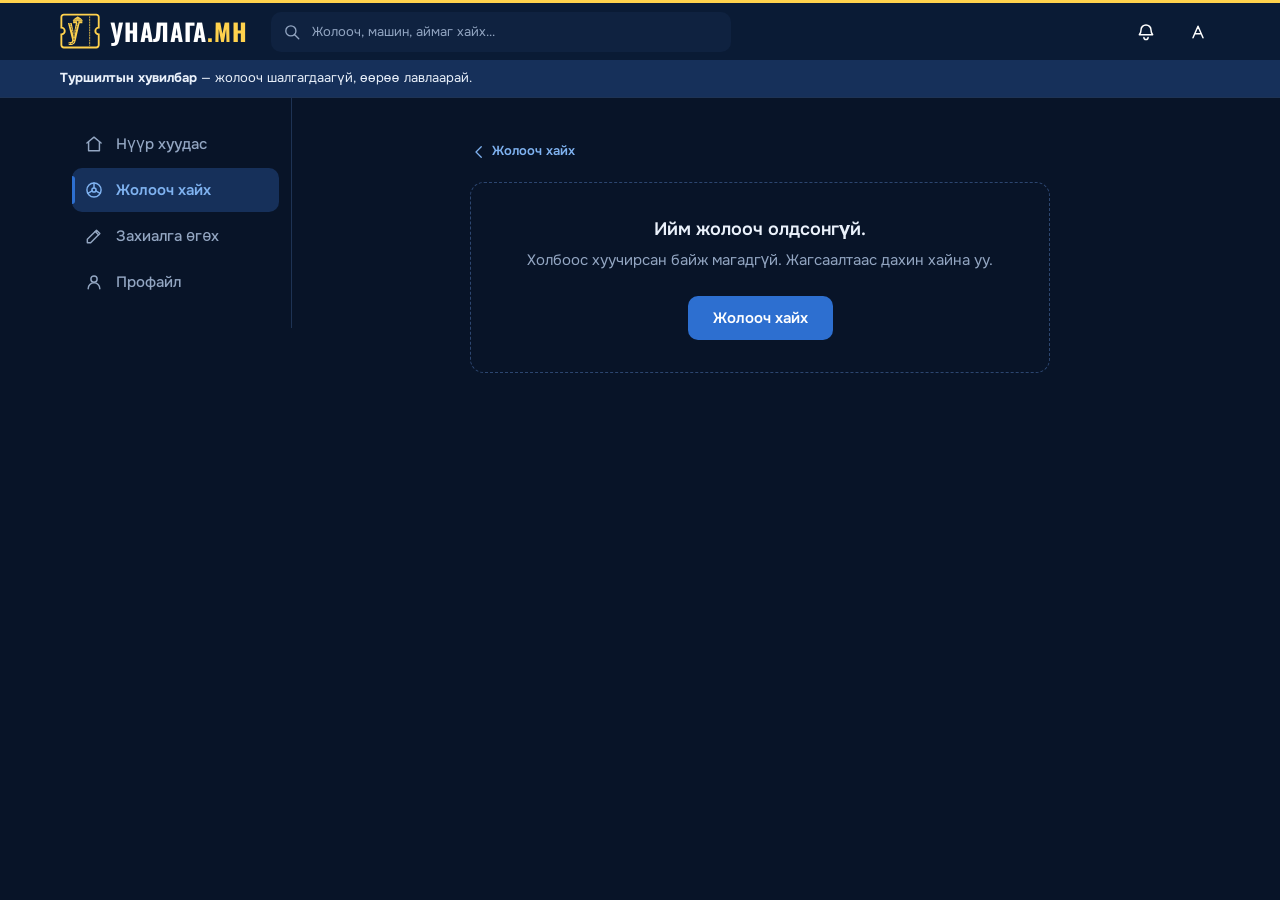
<file: driver.html>
<!DOCTYPE html>
<html lang="mn">
<head>
  <meta charset="UTF-8">
  <meta name="viewport" content="width=device-width, initial-scale=1">
  <meta name="theme-color" content="#0B2545">
  <script>
  /* Өнгөний горим (DESIGN §2). CSS-ээс өмнө ажиллана — анивчилт гарахгүй.
     5 хуудсанд ижил — нэгийг засвал бүгдийг зас. */
  (function () {
    const KEY = 'unalaga_theme', root = document.documentElement;
    let mem = null;
    function pref() {
      let v = mem;
      if (!v) { try { v = localStorage.getItem(KEY); } catch (e) { v = null; } }
      return v === 'day' || v === 'night' ? v : 'auto';
    }
    /* Улаанбаатар 47.92°N, 106.92°E, UTC+8 (NOAA хялбарчилсан, ±15 мин).
       Төхөөрөмжийн цагийн бүсээс үл хамаарна. Нар жаргаснаас 20 мин хойш шөнө. */
    function sunNight() {
      const ub = new Date(Date.now() + 288e5), r = Math.PI / 180, lat = 47.92 * r;
      const n = Math.floor((Date.UTC(ub.getUTCFullYear(), ub.getUTCMonth(), ub.getUTCDate()) - Date.UTC(ub.getUTCFullYear(), 0, 0)) / 864e5);
      const g = 2 * Math.PI / 365 * (n - 1);
      const d = 0.006918 - 0.399912 * Math.cos(g) + 0.070257 * Math.sin(g) - 0.006758 * Math.cos(2 * g)
            + 0.000907 * Math.sin(2 * g) - 0.002697 * Math.cos(3 * g) + 0.00148 * Math.sin(3 * g);
      const eq = 229.18 * (0.000075 + 0.001868 * Math.cos(g) - 0.032077 * Math.sin(g)
             - 0.014615 * Math.cos(2 * g) - 0.040849 * Math.sin(2 * g));
      const c = (Math.cos(90.833 * r) - Math.sin(lat) * Math.sin(d)) / (Math.cos(lat) * Math.cos(d));
      const ha = Math.acos(Math.max(-1, Math.min(1, c))) / r;
      const rise = 720 - 4 * (106.92 + ha) - eq + 480;
      const set = 720 - 4 * (106.92 - ha) - eq + 480;
      const now = ub.getUTCHours() * 60 + ub.getUTCMinutes();
      return now < rise || now >= set + 20;
    }
    function apply() {
      const p = pref();
      let t;
      try { t = p === 'auto' ? (sunNight() ? 'night' : 'day') : p; } catch (e) { t = 'day'; }
      root.setAttribute('data-theme', t);
      root.setAttribute('data-theme-pref', p);
      const m = document.querySelector('meta[name="theme-color"]');
      if (m) m.setAttribute('content', t === 'night' ? '#0A1B35' : '#0B2545');
    }
    window.unalagaTheme = {
      pref: pref, apply: apply,
      set: function (v) { mem = v; try { localStorage.setItem(KEY, v); } catch (e) {} apply(); }
    };
    apply();
    setInterval(apply, 600000);
    window.addEventListener('storage', function (e) { if (e.key === KEY) { mem = null; apply(); } });
  })();
  </script>
  <title>Жолооч — Уналага.мн</title>
  <meta name="description" content="Жолоочийн машин, байнга явдаг чиглэл, идэвхтэй зар, зорчигчдын сэтгэгдэл.">
  <!-- Туршилтын хувилбар — хайлтад орохгүй. Фаз 3 (backend) хүртэл, тэр үед авна. -->
  <meta name="robots" content="noindex">

  <!-- Facebook, Messenger-ээр хуваалцахад гарах preview. JS ажиллуулдаггүй
       тул статик утга. Зураг: hero-гийн шөнийн дүр зураг + лого, 1200×630 (og-image.jpg;
       эх: design-studio/jobs/2026-10-11_Unalaga_logo/site-og.mjs). Зураг солибол ?v=-г нэмэгдүүл (FB кэш). -->
  <meta property="og:type" content="website">
  <meta property="og:site_name" content="Уналага.мн">
  <meta property="og:locale" content="mn_MN">
  <meta property="og:title" content="Жолооч — Уналага.мн">
  <meta property="og:description" content="Жолоочийн машин, байнга явдаг чиглэл, идэвхтэй зар, зорчигчдын сэтгэгдэл.">
  <meta property="og:url" content="https://ghostshdee.github.io/unalaga/driver.html">
  <meta property="og:image" content="https://ghostshdee.github.io/unalaga/og-image.jpg?v=2">
  <meta property="og:image:width" content="1200">
  <meta property="og:image:height" content="630">
  <meta property="og:image:alt" content="Уналага.мн лого, «Хаашаа явах вэ?» — шөнийн тал нутаг, алтан зураастай зам">
  <meta name="twitter:card" content="summary_large_image">

  <!-- Дүрс — лого (DESIGN §15). 16px-д тасархай зураасгүй хувилбар. Жижиг файл (≤4 KB),
       хуудсыг хүлээлгэдэггүй, нэг татаад бүх хуудсанд кэшээс. -->
  <link rel="icon" type="image/png" sizes="32x32" href="favicon-32.png">
  <link rel="icon" type="image/png" sizes="16x16" href="favicon-16.png">
  <link rel="apple-touch-icon" href="apple-touch-icon.png">

  <!-- Фонт: Oswald (лого, чиглэлийн нэр, үнэ — замын тэмдгийн condensed),
       Onest (бусад бүх текст — кирилл сайн уншигдана) -->
  <link rel="preconnect" href="https://fonts.googleapis.com">
  <link rel="preconnect" href="https://fonts.gstatic.com" crossorigin>
  <link href="https://fonts.googleapis.com/css2?family=Oswald:wght@400;500;600;700&family=Onest:wght@400;500;600;700;800&display=swap" rel="stylesheet">

  <link rel="stylesheet" href="style.css">
</head>
<body>

  <!-- ═══════════════ HEADER ═══════════════ -->
  <header class="header">
    <!-- Лого (DESIGN §15): тэмдэг нь marks3.js-ээс (site-mark.mjs), өнгө нь CSS-ээс -->
    <a class="logo" href="./"><svg class="logo-mark" viewBox="0 0 100 100" aria-hidden="true" focusable="false"><path fill="none" stroke="currentColor" stroke-width="4.6" d="M9.4 9 h81.2 a6 6 0 0 1 6 6 v26.5 a8.5 8.5 0 0 0 0 17 v26.5 a6 6 0 0 1 -6 6 h-81.2 a6 6 0 0 1 -6 -6 v-26.5 a8.5 8.5 0 0 0 0 -17 v-26.5 a6 6 0 0 1 6 -6z"/><path d="M74 14.5 V85.5" stroke="currentColor" stroke-width="2" stroke-dasharray="3 3.4" stroke-linecap="round"/><path transform="matrix(0.056 0 0 -0.056 18.61 75.36)" fill="currentColor" d="M53 -163V-40Q67 -41 79.5 -41.5Q92 -42 103 -42Q127 -42 146.5 -38.0Q166 -34 180.0 -25.5Q194 -17 201.5 -2.5Q209 12 209 33Q209 48 207.5 59.5Q206 71 204 82L22 810H188L258 477L291 260L315 478L374 810H542L376 65Q362 1 342.0 -43.5Q322 -88 293.0 -115.0Q264 -142 222.5 -154.0Q181 -166 122 -166Q107 -166 90.0 -165.0Q73 -164 53 -163Z"/><g transform="matrix(0.056 0 0 -0.056 18.61 75.36)" fill="none" class="cut-s" stroke-width="28.57" stroke-dasharray="60.71 60.71" stroke-linecap="round" stroke-linejoin="round"><path d="M105 795 L290 250"/><path d="M458 795 L290 250"/><path d="M290 250 L292 60 Q290 -60 230 -95 Q190 -104 120 -103 L66 -102"/></g><path fill="currentColor" d="M31.38 23.59 Q37.13 16.34 41.96 14.96 H46.56 Q51.39 16.34 57.14 23.59 Z"/><rect x="42.76" y="13.70" width="2.99" height="1.50" rx="0.46" fill="currentColor"/><path d="M36.67 21.17 Q44.26 18.87 51.85 21.17" fill="none" class="cut-s" stroke-width="0.74" stroke-linecap="round" opacity=".85"/><rect x="32.76" y="23.24" width="23.00" height="7.36" rx="0.34" fill="currentColor"/><path d="M33.91 26.33 H41.73 M46.79 26.33 H54.61" class="cut-s" stroke-width="0.69" stroke-linecap="round" opacity=".7"/><rect x="42.76" y="24.86" width="2.99" height="5.74" rx="0.34" class="cut-f"/></svg><span class="logo-word">УНАЛАГА<span class="logo-tld">.МН</span></span></a>

    <!-- Хайлт — компьютерт header дотор, мобайлд дэлгэц дүүрэн (DESIGN §8).
         .search-panel нь зөвхөн мобайлын дэлгэц дүүрэн үед харагдана. -->
    <form class="search" id="searchForm" role="search" action="#">
      <div class="search-field">
        <svg class="ic" viewBox="0 0 24 24" aria-hidden="true"><circle cx="10.5" cy="10.5" r="6.75"/><path d="m21 21-5.4-5.4"/></svg>
        <input class="search-input" id="searchInput" type="search" placeholder="Жолооч, машин, аймаг хайх..." aria-label="Хайх" autocomplete="off">
        <button class="search-close" type="button" data-close-search aria-label="Хайлт хаах">
          <svg class="ic" viewBox="0 0 24 24" aria-hidden="true"><path d="M6 6l12 12M18 6L6 18"/></svg>
        </button>
      </div>
      <div class="search-panel">
        <p class="search-label">Түгээмэл газар</p>
        <div class="search-places" id="searchPlaces"></div>
        <p class="search-count" id="searchCount" aria-live="polite"></p>
        <button class="btn btn-primary search-done" type="submit">Жолооч харах</button>
      </div>
    </form>

    <div class="header-actions">
      <button class="icon-btn search-open" type="button" aria-label="Хайх" data-open-search>
        <svg class="ic" viewBox="0 0 24 24" aria-hidden="true"><circle cx="10.5" cy="10.5" r="6.75"/><path d="m21 21-5.4-5.4"/></svg>
      </button>
      <button class="icon-btn" type="button" aria-label="Мэдэгдэл" aria-expanded="false" aria-controls="notifPanel" data-notif>
        <svg class="ic" viewBox="0 0 24 24" aria-hidden="true"><path d="M6 9.5a6 6 0 0 1 12 0c0 3.6 1.4 5 2 5.75H4c.6-.75 2-2.15 2-5.75Z"/><path d="M9.5 18.5a2.5 2.5 0 0 0 5 0"/></svg>
      </button>
      <button class="icon-btn theme-btn" type="button" aria-label="Өнгө: автомат" data-theme-toggle>
        <svg class="ic ic-auto" viewBox="0 0 24 24" aria-hidden="true"><path d="M6 19 12 5l6 14M8.6 14h6.8"/></svg>
        <svg class="ic ic-sun" viewBox="0 0 24 24" aria-hidden="true"><circle cx="12" cy="12" r="4"/><path d="M12 3v2M12 19v2M3 12h2M19 12h2M5.6 5.6 7 7M17 17l1.4 1.4M18.4 5.6 17 7M7 17l-1.4 1.4"/></svg>
        <svg class="ic ic-moon" viewBox="0 0 24 24" aria-hidden="true"><path d="M20 14.5A8 8 0 0 1 9.5 4 8 8 0 1 0 20 14.5Z"/></svg>
      </button>
    </div>
  </header>

  <p class="demo-banner"><strong>Туршилтын хувилбар</strong> — жолооч шалгагдаагүй, өөрөө лавлаарай.</p>

  <div class="layout">

    <!-- ═══════════════ SIDEBAR (6 цэс) ═══════════════ -->
    <aside class="sidebar">
      <nav aria-label="Үндсэн цэс">
        <ul class="nav">
          <li><a class="nav-link" href="./"><svg class="ic" viewBox="0 0 24 24" aria-hidden="true"><path d="M3.5 10.8 12 3.8l8.5 7"/><path d="M5.5 9.4V20h13V9.4"/></svg>Нүүр хуудас</a></li>
          <li><a class="nav-link is-active" href="drivers.html" aria-current="page"><svg class="ic" viewBox="0 0 24 24" aria-hidden="true"><circle cx="12" cy="12" r="8.5"/><circle cx="12" cy="12" r="2.5"/><path d="M12 3.5v6M4.6 16l5.2-3M19.4 16l-5.2-3"/></svg>Жолооч хайх</a></li>
          <li><a class="nav-link" href="index.html#order"><svg class="ic" viewBox="0 0 24 24" aria-hidden="true"><path d="M4 20h4L19 9l-4-4L4 16v4Z"/><path d="m13.5 6.5 4 4"/></svg>Захиалга өгөх</a></li>
          <li><a class="nav-link" href="profile.html"><svg class="ic" viewBox="0 0 24 24" aria-hidden="true"><circle cx="12" cy="8.5" r="3.75"/><path d="M5 20a7 7 0 0 1 14 0"/></svg>Профайл</a></li>
        </ul>
      </nav>
    </aside>

    <!-- ═══════════════ MAIN — Жолоочийн хуудас ═══════════════
         driver.html?id=... — агуулгыг driver.js DRIVERS-ээс зурна.
         Гарчиг (title) нь жолоочийн нэрээр солигдоно. -->
    <main class="main">

      <a class="back-link" href="drivers.html">
        <svg class="ic" viewBox="0 0 24 24" aria-hidden="true"><path d="M15 5 8 12l7 7"/></svg>Жолооч хайх
      </a>

      <!-- Ачаалж байх skeleton — driver.js зурж дуусахад арилгана (aria-busy) -->
      <div class="profile" id="driverProfile" aria-busy="true">
        <div class="driver-skeleton" aria-hidden="true">
          <div class="driver-skeleton-head"><span class="skel skel-avatar"></span><div class="driver-skeleton-main"><span class="skel skel-name"></span><span class="skel skel-line skel-line-short"></span></div></div>
          <span class="skel skel-line"></span>
          <span class="skel skel-btn"></span>
        </div>
      </div>
    </main>
  </div>

  <!-- ═══════════════ ДООД ЦЭС — зөвхөн мобайлд (DESIGN §8) ═══════════════
       640px-ээс доош sidebar-ын оронд. «Хайх» нь дэлгэц дүүрэн хайлт,
       «Захиалга» нь modal нээнэ. Бусад нь sidebar-тай адил одоохондоо ажиллахгүй. -->
  <nav class="bottom-nav" aria-label="Доод цэс">
    <a class="bnav-link" href="./"><svg class="ic" viewBox="0 0 24 24" aria-hidden="true"><path d="M3.5 10.8 12 3.8l8.5 7"/><path d="M5.5 9.4V20h13V9.4"/></svg>Нүүр</a>
    <button class="bnav-link" type="button" data-open-search><svg class="ic" viewBox="0 0 24 24" aria-hidden="true"><circle cx="10.5" cy="10.5" r="6.75"/><path d="m21 21-5.4-5.4"/></svg>Хайх</button>
    <a class="bnav-link bnav-order" href="index.html#order"><svg class="ic" viewBox="0 0 24 24" aria-hidden="true"><path d="M12 5v14M5 12h14"/></svg>Захиалга</a>
    <a class="bnav-link" href="profile.html"><svg class="ic" viewBox="0 0 24 24" aria-hidden="true"><circle cx="12" cy="8.5" r="3.75"/><path d="M5 20a7 7 0 0 1 14 0"/></svg>Профайл</a>
  </nav>


  <script src="app.js" defer></script>
  <script src="drivers.js" defer></script>
  <script src="driver.js" defer></script>
</body>
</html>
</file>
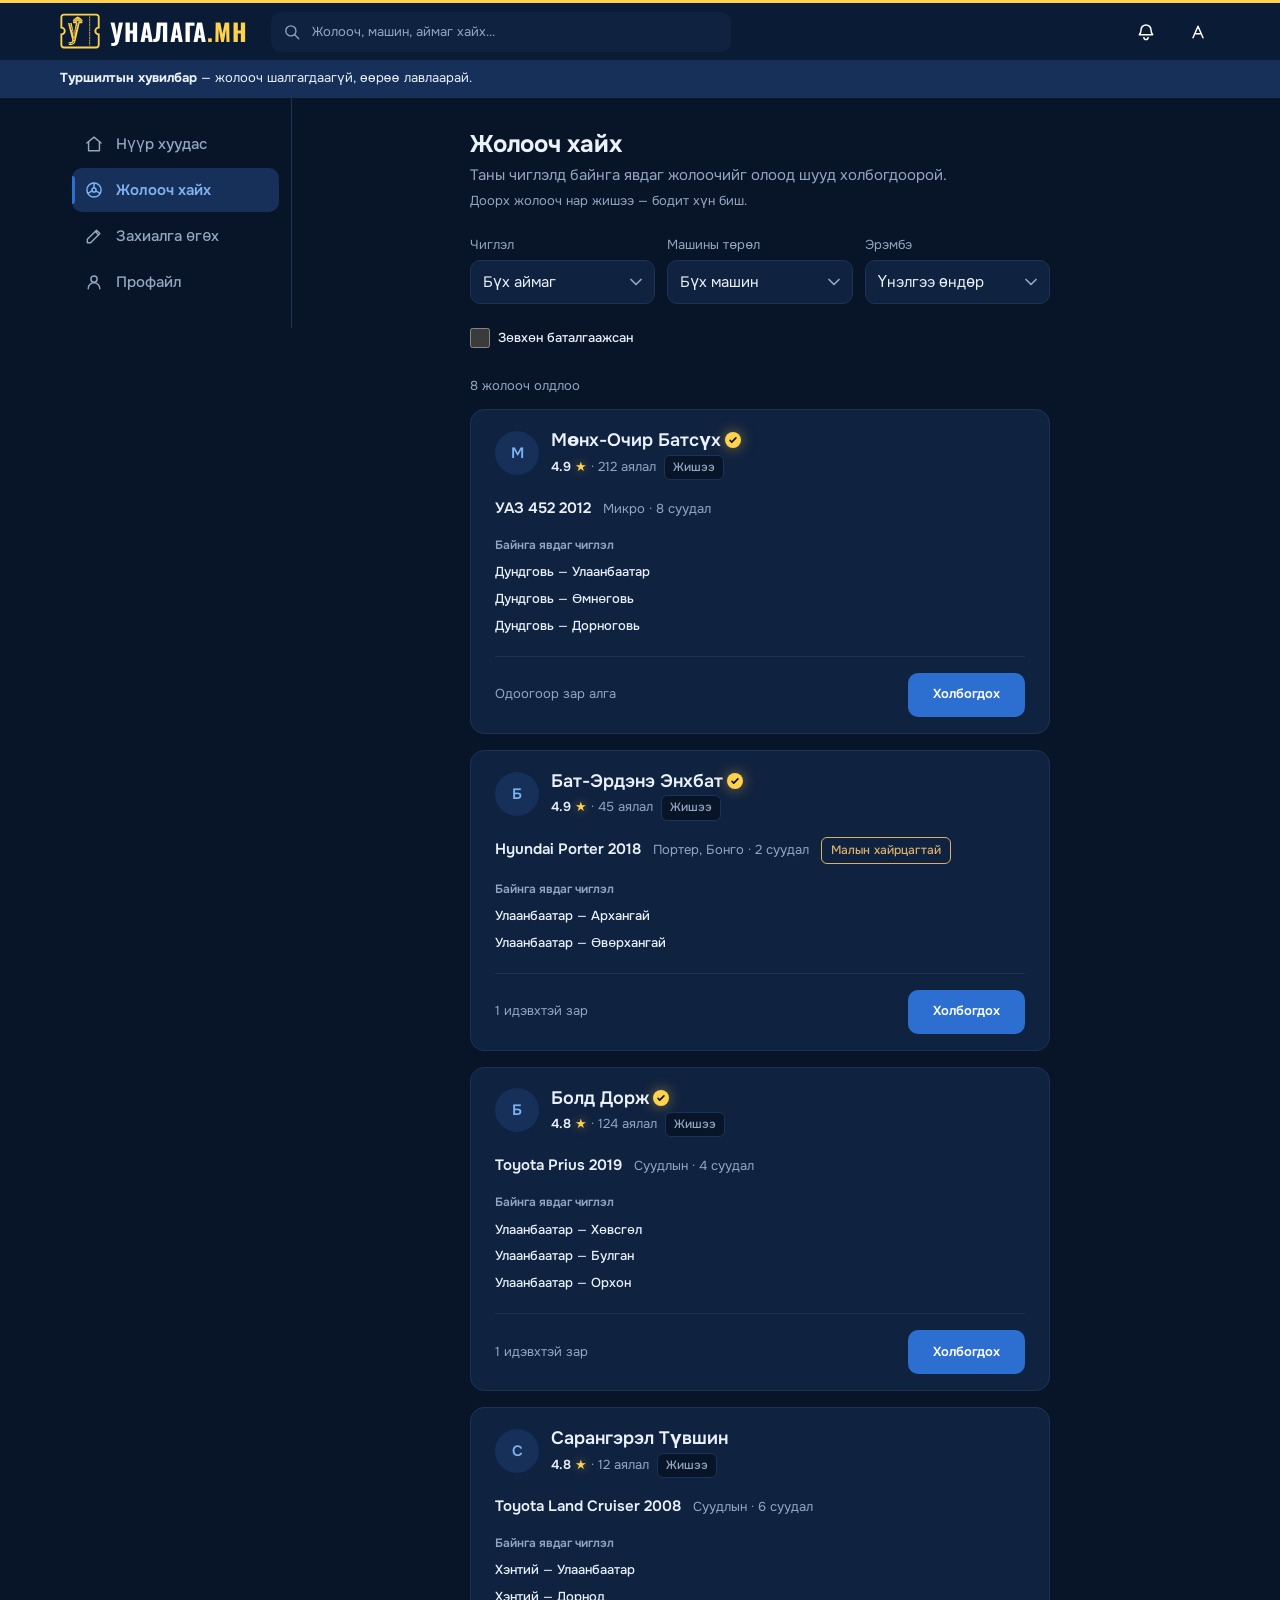
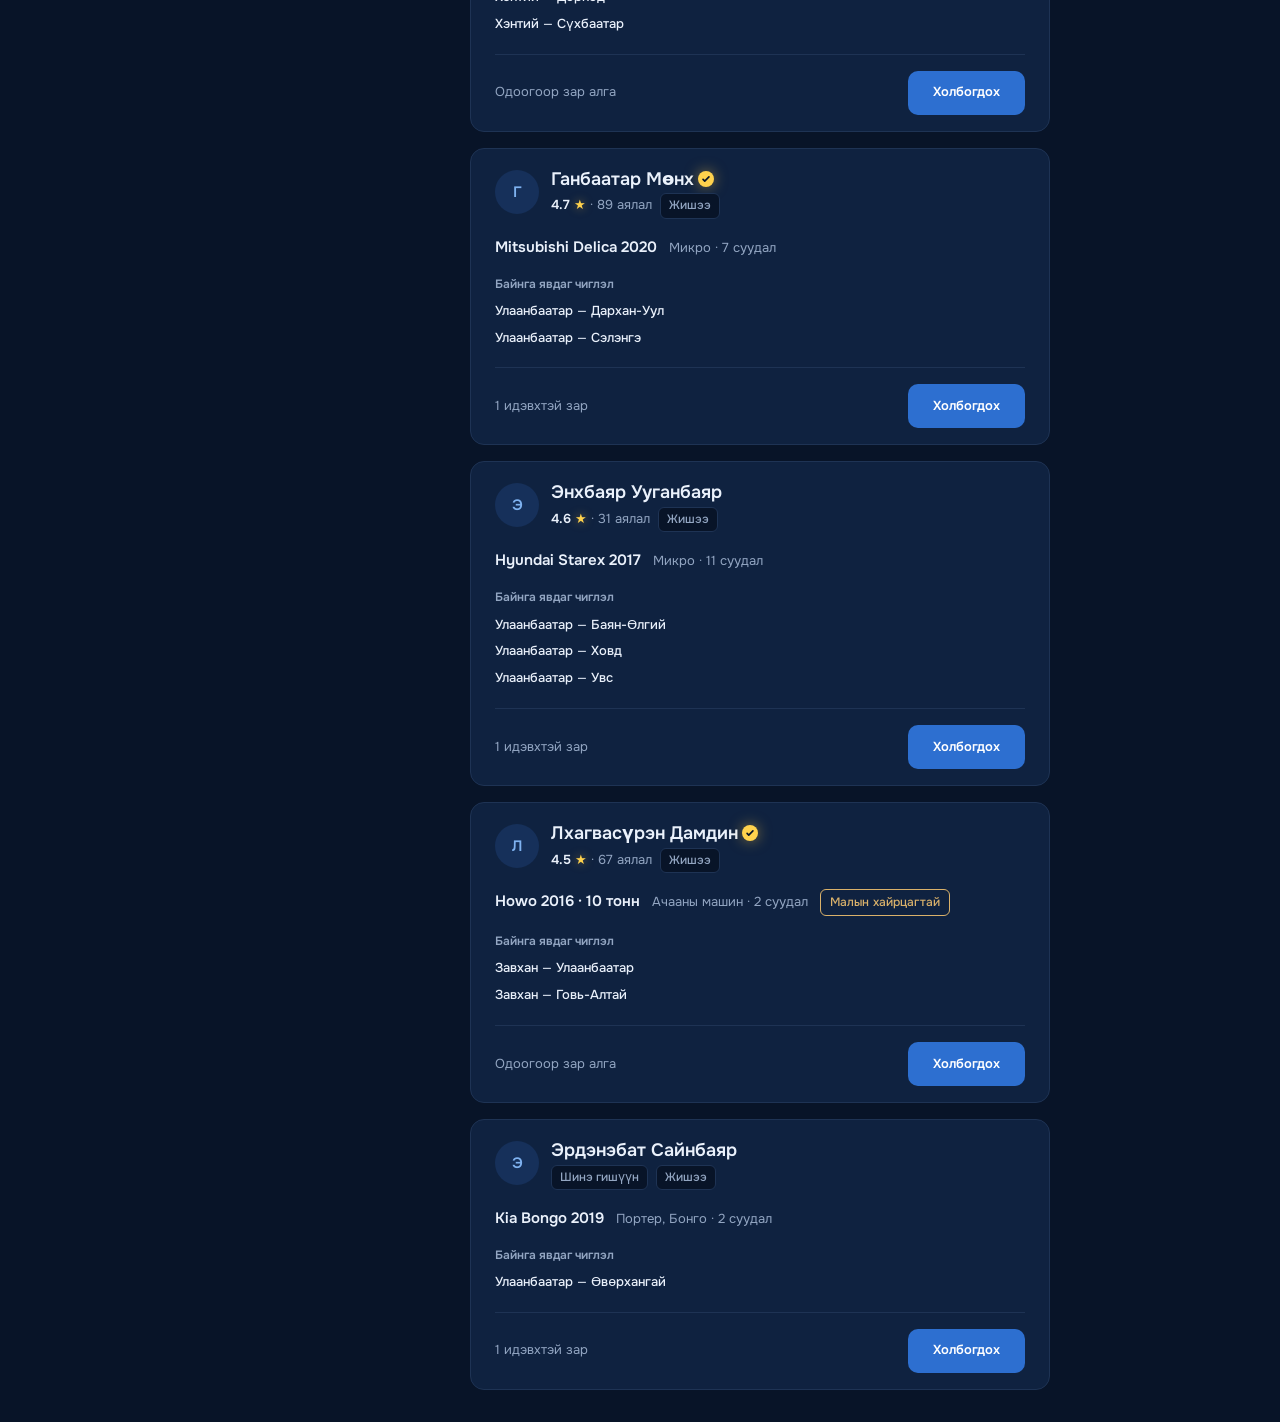
<file: drivers.html>
<!DOCTYPE html>
<html lang="mn">
<head>
  <meta charset="UTF-8">
  <meta name="viewport" content="width=device-width, initial-scale=1">
  <meta name="theme-color" content="#0B2545">
  <script>
  /* Өнгөний горим (DESIGN §2). CSS-ээс өмнө ажиллана — анивчилт гарахгүй.
     5 хуудсанд ижил — нэгийг засвал бүгдийг зас. */
  (function () {
    const KEY = 'unalaga_theme', root = document.documentElement;
    let mem = null;
    function pref() {
      let v = mem;
      if (!v) { try { v = localStorage.getItem(KEY); } catch (e) { v = null; } }
      return v === 'day' || v === 'night' ? v : 'auto';
    }
    /* Улаанбаатар 47.92°N, 106.92°E, UTC+8 (NOAA хялбарчилсан, ±15 мин).
       Төхөөрөмжийн цагийн бүсээс үл хамаарна. Нар жаргаснаас 20 мин хойш шөнө. */
    function sunNight() {
      const ub = new Date(Date.now() + 288e5), r = Math.PI / 180, lat = 47.92 * r;
      const n = Math.floor((Date.UTC(ub.getUTCFullYear(), ub.getUTCMonth(), ub.getUTCDate()) - Date.UTC(ub.getUTCFullYear(), 0, 0)) / 864e5);
      const g = 2 * Math.PI / 365 * (n - 1);
      const d = 0.006918 - 0.399912 * Math.cos(g) + 0.070257 * Math.sin(g) - 0.006758 * Math.cos(2 * g)
            + 0.000907 * Math.sin(2 * g) - 0.002697 * Math.cos(3 * g) + 0.00148 * Math.sin(3 * g);
      const eq = 229.18 * (0.000075 + 0.001868 * Math.cos(g) - 0.032077 * Math.sin(g)
             - 0.014615 * Math.cos(2 * g) - 0.040849 * Math.sin(2 * g));
      const c = (Math.cos(90.833 * r) - Math.sin(lat) * Math.sin(d)) / (Math.cos(lat) * Math.cos(d));
      const ha = Math.acos(Math.max(-1, Math.min(1, c))) / r;
      const rise = 720 - 4 * (106.92 + ha) - eq + 480;
      const set = 720 - 4 * (106.92 - ha) - eq + 480;
      const now = ub.getUTCHours() * 60 + ub.getUTCMinutes();
      return now < rise || now >= set + 20;
    }
    function apply() {
      const p = pref();
      let t;
      try { t = p === 'auto' ? (sunNight() ? 'night' : 'day') : p; } catch (e) { t = 'day'; }
      root.setAttribute('data-theme', t);
      root.setAttribute('data-theme-pref', p);
      const m = document.querySelector('meta[name="theme-color"]');
      if (m) m.setAttribute('content', t === 'night' ? '#0A1B35' : '#0B2545');
    }
    window.unalagaTheme = {
      pref: pref, apply: apply,
      set: function (v) { mem = v; try { localStorage.setItem(KEY, v); } catch (e) {} apply(); }
    };
    apply();
    setInterval(apply, 600000);
    window.addEventListener('storage', function (e) { if (e.key === KEY) { mem = null; apply(); } });
  })();
  </script>
  <title>Жолооч хайх — Уналага.мн</title>
  <meta name="description" content="Таны чиглэлд байнга явдаг жолоочийг аймаг, машины төрөл, үнэлгээгээр олоод шууд холбогдоорой.">
  <!-- Туршилтын хувилбар — хайлтад орохгүй. Фаз 3 (backend) хүртэл, тэр үед авна. -->
  <meta name="robots" content="noindex">

  <!-- Facebook, Messenger-ээр хуваалцахад гарах preview. JS ажиллуулдаггүй
       тул статик утга. Зураг: hero-гийн шөнийн дүр зураг + лого, 1200×630 (og-image.jpg;
       эх: design-studio/jobs/2026-10-11_Unalaga_logo/site-og.mjs). Зураг солибол ?v=-г нэмэгдүүл (FB кэш). -->
  <meta property="og:type" content="website">
  <meta property="og:site_name" content="Уналага.мн">
  <meta property="og:locale" content="mn_MN">
  <meta property="og:title" content="Жолооч хайх — Уналага.мн">
  <meta property="og:description" content="Таны чиглэлд байнга явдаг жолоочийг аймаг, машины төрөл, үнэлгээгээр олоод шууд холбогдоорой.">
  <meta property="og:url" content="https://ghostshdee.github.io/unalaga/drivers.html">
  <meta property="og:image" content="https://ghostshdee.github.io/unalaga/og-image.jpg?v=2">
  <meta property="og:image:width" content="1200">
  <meta property="og:image:height" content="630">
  <meta property="og:image:alt" content="Уналага.мн лого, «Хаашаа явах вэ?» — шөнийн тал нутаг, алтан зураастай зам">
  <meta name="twitter:card" content="summary_large_image">

  <!-- Дүрс — лого (DESIGN §15). 16px-д тасархай зураасгүй хувилбар. Жижиг файл (≤4 KB),
       хуудсыг хүлээлгэдэггүй, нэг татаад бүх хуудсанд кэшээс. -->
  <link rel="icon" type="image/png" sizes="32x32" href="favicon-32.png">
  <link rel="icon" type="image/png" sizes="16x16" href="favicon-16.png">
  <link rel="apple-touch-icon" href="apple-touch-icon.png">

  <!-- Фонт: Oswald (лого, чиглэлийн нэр, үнэ — замын тэмдгийн condensed),
       Onest (бусад бүх текст — кирилл сайн уншигдана) -->
  <link rel="preconnect" href="https://fonts.googleapis.com">
  <link rel="preconnect" href="https://fonts.gstatic.com" crossorigin>
  <link href="https://fonts.googleapis.com/css2?family=Oswald:wght@400;500;600;700&family=Onest:wght@400;500;600;700;800&display=swap" rel="stylesheet">

  <link rel="stylesheet" href="style.css">
</head>
<body>

  <!-- ═══════════════ HEADER ═══════════════ -->
  <header class="header">
    <!-- Лого (DESIGN §15): тэмдэг нь marks3.js-ээс (site-mark.mjs), өнгө нь CSS-ээс -->
    <a class="logo" href="./"><svg class="logo-mark" viewBox="0 0 100 100" aria-hidden="true" focusable="false"><path fill="none" stroke="currentColor" stroke-width="4.6" d="M9.4 9 h81.2 a6 6 0 0 1 6 6 v26.5 a8.5 8.5 0 0 0 0 17 v26.5 a6 6 0 0 1 -6 6 h-81.2 a6 6 0 0 1 -6 -6 v-26.5 a8.5 8.5 0 0 0 0 -17 v-26.5 a6 6 0 0 1 6 -6z"/><path d="M74 14.5 V85.5" stroke="currentColor" stroke-width="2" stroke-dasharray="3 3.4" stroke-linecap="round"/><path transform="matrix(0.056 0 0 -0.056 18.61 75.36)" fill="currentColor" d="M53 -163V-40Q67 -41 79.5 -41.5Q92 -42 103 -42Q127 -42 146.5 -38.0Q166 -34 180.0 -25.5Q194 -17 201.5 -2.5Q209 12 209 33Q209 48 207.5 59.5Q206 71 204 82L22 810H188L258 477L291 260L315 478L374 810H542L376 65Q362 1 342.0 -43.5Q322 -88 293.0 -115.0Q264 -142 222.5 -154.0Q181 -166 122 -166Q107 -166 90.0 -165.0Q73 -164 53 -163Z"/><g transform="matrix(0.056 0 0 -0.056 18.61 75.36)" fill="none" class="cut-s" stroke-width="28.57" stroke-dasharray="60.71 60.71" stroke-linecap="round" stroke-linejoin="round"><path d="M105 795 L290 250"/><path d="M458 795 L290 250"/><path d="M290 250 L292 60 Q290 -60 230 -95 Q190 -104 120 -103 L66 -102"/></g><path fill="currentColor" d="M31.38 23.59 Q37.13 16.34 41.96 14.96 H46.56 Q51.39 16.34 57.14 23.59 Z"/><rect x="42.76" y="13.70" width="2.99" height="1.50" rx="0.46" fill="currentColor"/><path d="M36.67 21.17 Q44.26 18.87 51.85 21.17" fill="none" class="cut-s" stroke-width="0.74" stroke-linecap="round" opacity=".85"/><rect x="32.76" y="23.24" width="23.00" height="7.36" rx="0.34" fill="currentColor"/><path d="M33.91 26.33 H41.73 M46.79 26.33 H54.61" class="cut-s" stroke-width="0.69" stroke-linecap="round" opacity=".7"/><rect x="42.76" y="24.86" width="2.99" height="5.74" rx="0.34" class="cut-f"/></svg><span class="logo-word">УНАЛАГА<span class="logo-tld">.МН</span></span></a>

    <!-- Хайлт — компьютерт header дотор, мобайлд дэлгэц дүүрэн (DESIGN §8).
         .search-panel нь зөвхөн мобайлын дэлгэц дүүрэн үед харагдана. -->
    <form class="search" id="searchForm" role="search" action="#">
      <div class="search-field">
        <svg class="ic" viewBox="0 0 24 24" aria-hidden="true"><circle cx="10.5" cy="10.5" r="6.75"/><path d="m21 21-5.4-5.4"/></svg>
        <input class="search-input" id="searchInput" type="search" placeholder="Жолооч, машин, аймаг хайх..." aria-label="Хайх" autocomplete="off">
        <button class="search-close" type="button" data-close-search aria-label="Хайлт хаах">
          <svg class="ic" viewBox="0 0 24 24" aria-hidden="true"><path d="M6 6l12 12M18 6L6 18"/></svg>
        </button>
      </div>
      <div class="search-panel">
        <p class="search-label">Түгээмэл газар</p>
        <div class="search-places" id="searchPlaces"></div>
        <p class="search-count" id="searchCount" aria-live="polite"></p>
        <button class="btn btn-primary search-done" type="submit">Жолооч харах</button>
      </div>
    </form>

    <div class="header-actions">
      <button class="icon-btn search-open" type="button" aria-label="Хайх" data-open-search>
        <svg class="ic" viewBox="0 0 24 24" aria-hidden="true"><circle cx="10.5" cy="10.5" r="6.75"/><path d="m21 21-5.4-5.4"/></svg>
      </button>
      <button class="icon-btn" type="button" aria-label="Мэдэгдэл" aria-expanded="false" aria-controls="notifPanel" data-notif>
        <svg class="ic" viewBox="0 0 24 24" aria-hidden="true"><path d="M6 9.5a6 6 0 0 1 12 0c0 3.6 1.4 5 2 5.75H4c.6-.75 2-2.15 2-5.75Z"/><path d="M9.5 18.5a2.5 2.5 0 0 0 5 0"/></svg>
      </button>
      <button class="icon-btn theme-btn" type="button" aria-label="Өнгө: автомат" data-theme-toggle>
        <svg class="ic ic-auto" viewBox="0 0 24 24" aria-hidden="true"><path d="M6 19 12 5l6 14M8.6 14h6.8"/></svg>
        <svg class="ic ic-sun" viewBox="0 0 24 24" aria-hidden="true"><circle cx="12" cy="12" r="4"/><path d="M12 3v2M12 19v2M3 12h2M19 12h2M5.6 5.6 7 7M17 17l1.4 1.4M18.4 5.6 17 7M7 17l-1.4 1.4"/></svg>
        <svg class="ic ic-moon" viewBox="0 0 24 24" aria-hidden="true"><path d="M20 14.5A8 8 0 0 1 9.5 4 8 8 0 1 0 20 14.5Z"/></svg>
      </button>
    </div>
  </header>

  <p class="demo-banner"><strong>Туршилтын хувилбар</strong> — жолооч шалгагдаагүй, өөрөө лавлаарай.</p>

  <div class="layout">

    <!-- ═══════════════ SIDEBAR (6 цэс) ═══════════════ -->
    <aside class="sidebar">
      <nav aria-label="Үндсэн цэс">
        <ul class="nav">
          <li><a class="nav-link" href="./"><svg class="ic" viewBox="0 0 24 24" aria-hidden="true"><path d="M3.5 10.8 12 3.8l8.5 7"/><path d="M5.5 9.4V20h13V9.4"/></svg>Нүүр хуудас</a></li>
          <li><a class="nav-link is-active" href="drivers.html" aria-current="page"><svg class="ic" viewBox="0 0 24 24" aria-hidden="true"><circle cx="12" cy="12" r="8.5"/><circle cx="12" cy="12" r="2.5"/><path d="M12 3.5v6M4.6 16l5.2-3M19.4 16l-5.2-3"/></svg>Жолооч хайх</a></li>
          <li><a class="nav-link" href="index.html#order"><svg class="ic" viewBox="0 0 24 24" aria-hidden="true"><path d="M4 20h4L19 9l-4-4L4 16v4Z"/><path d="m13.5 6.5 4 4"/></svg>Захиалга өгөх</a></li>
          <li><a class="nav-link" href="profile.html"><svg class="ic" viewBox="0 0 24 24" aria-hidden="true"><circle cx="12" cy="8.5" r="3.75"/><path d="M5 20a7 7 0 0 1 14 0"/></svg>Профайл</a></li>
        </ul>
      </nav>
    </aside>

    <!-- ═══════════════ MAIN — Жолооч хайх ═══════════════
         Карт бүрийг drivers.js DRIVERS жагсаалтаас үүсгэнэ. -->
    <main class="main">

      <header class="page-head">
        <h1 class="section-title">Жолооч хайх</h1>
        <p class="page-sub">Таны чиглэлд байнга явдаг жолоочийг олоод шууд холбогдоорой.</p>
        <p class="sample-note">Доорх жолооч нар жишээ — бодит хүн биш.</p>
      </header>

      <div class="driver-tools">
        <div class="fld-cell">
          <label class="fld-sub" for="dAimag">Чиглэл</label>
          <select class="inp" id="dAimag">
            <option value="all">Бүх аймаг</option>
          </select>
        </div>
        <div class="fld-cell">
          <label class="fld-sub" for="dType">Машины төрөл</label>
          <select class="inp" id="dType">
            <option value="all">Бүх машин</option>
            <option value="sedan">Суудлын</option>
            <option value="van">Микро</option>
            <option value="pickup">Портер, Бонго</option>
            <option value="truck">Ачааны машин</option>
          </select>
        </div>
        <div class="fld-cell">
          <label class="fld-sub" for="dSort">Эрэмбэ</label>
          <select class="inp" id="dSort">
            <option value="rating">Үнэлгээ өндөр</option>
            <option value="trips">Аялал олон</option>
          </select>
        </div>
        <label class="check">
          <input type="checkbox" id="dVerified">
          <span>Зөвхөн баталгаажсан</span>
        </label>
      </div>

      <p class="feed-count" id="driverCount" aria-live="polite"></p>

      <!-- Ачаалж байх skeleton — drivers.js зурж дуусахад арилгана (aria-busy) -->
      <div class="driver-list" aria-busy="true">
        <div class="driver-skeleton" aria-hidden="true">
          <div class="driver-skeleton-head"><span class="skel skel-avatar"></span><div class="driver-skeleton-main"><span class="skel skel-name"></span><span class="skel skel-line skel-line-short"></span></div></div>
          <span class="skel skel-line"></span>
          <span class="skel skel-btn"></span>
        </div>
        <div class="driver-skeleton" aria-hidden="true">
          <div class="driver-skeleton-head"><span class="skel skel-avatar"></span><div class="driver-skeleton-main"><span class="skel skel-name"></span><span class="skel skel-line skel-line-short"></span></div></div>
          <span class="skel skel-line"></span>
          <span class="skel skel-btn"></span>
        </div>
        <div class="driver-skeleton" aria-hidden="true">
          <div class="driver-skeleton-head"><span class="skel skel-avatar"></span><div class="driver-skeleton-main"><span class="skel skel-name"></span><span class="skel skel-line skel-line-short"></span></div></div>
          <span class="skel skel-line"></span>
          <span class="skel skel-btn"></span>
        </div>
      </div>

      <div class="feed-empty" id="driverEmpty" hidden>
        <p class="feed-empty-title">Энэ шүүлтүүрт тохирох жолооч алга.</p>
        <p class="feed-empty-text">Шүүлтүүрээ арилгаж үзнэ үү. Туршилтын хувилбарт захиалга жолооч нарт хүрэхгүй.</p>
        <div class="feed-empty-actions">
          <a class="btn btn-primary" href="index.html#order">Захиалга үүсгэх</a>
          <button class="btn btn-ghost" type="button" id="driverClear">Шүүлтүүр арилгах</button>
        </div>
      </div>
    </main>
  </div>

  <!-- ═══════════════ ДООД ЦЭС — зөвхөн мобайлд (DESIGN §8) ═══════════════
       640px-ээс доош sidebar-ын оронд. «Хайх» нь дэлгэц дүүрэн хайлт,
       «Захиалга» нь modal нээнэ. Бусад нь sidebar-тай адил одоохондоо ажиллахгүй. -->
  <nav class="bottom-nav" aria-label="Доод цэс">
    <a class="bnav-link" href="./"><svg class="ic" viewBox="0 0 24 24" aria-hidden="true"><path d="M3.5 10.8 12 3.8l8.5 7"/><path d="M5.5 9.4V20h13V9.4"/></svg>Нүүр</a>
    <button class="bnav-link" type="button" data-open-search><svg class="ic" viewBox="0 0 24 24" aria-hidden="true"><circle cx="10.5" cy="10.5" r="6.75"/><path d="m21 21-5.4-5.4"/></svg>Хайх</button>
    <a class="bnav-link bnav-order" href="index.html#order"><svg class="ic" viewBox="0 0 24 24" aria-hidden="true"><path d="M12 5v14M5 12h14"/></svg>Захиалга</a>
    <a class="bnav-link" href="profile.html"><svg class="ic" viewBox="0 0 24 24" aria-hidden="true"><circle cx="12" cy="8.5" r="3.75"/><path d="M5 20a7 7 0 0 1 14 0"/></svg>Профайл</a>
  </nav>


  <script src="app.js" defer></script>
  <script src="drivers.js" defer></script>
</body>
</html>
</file>
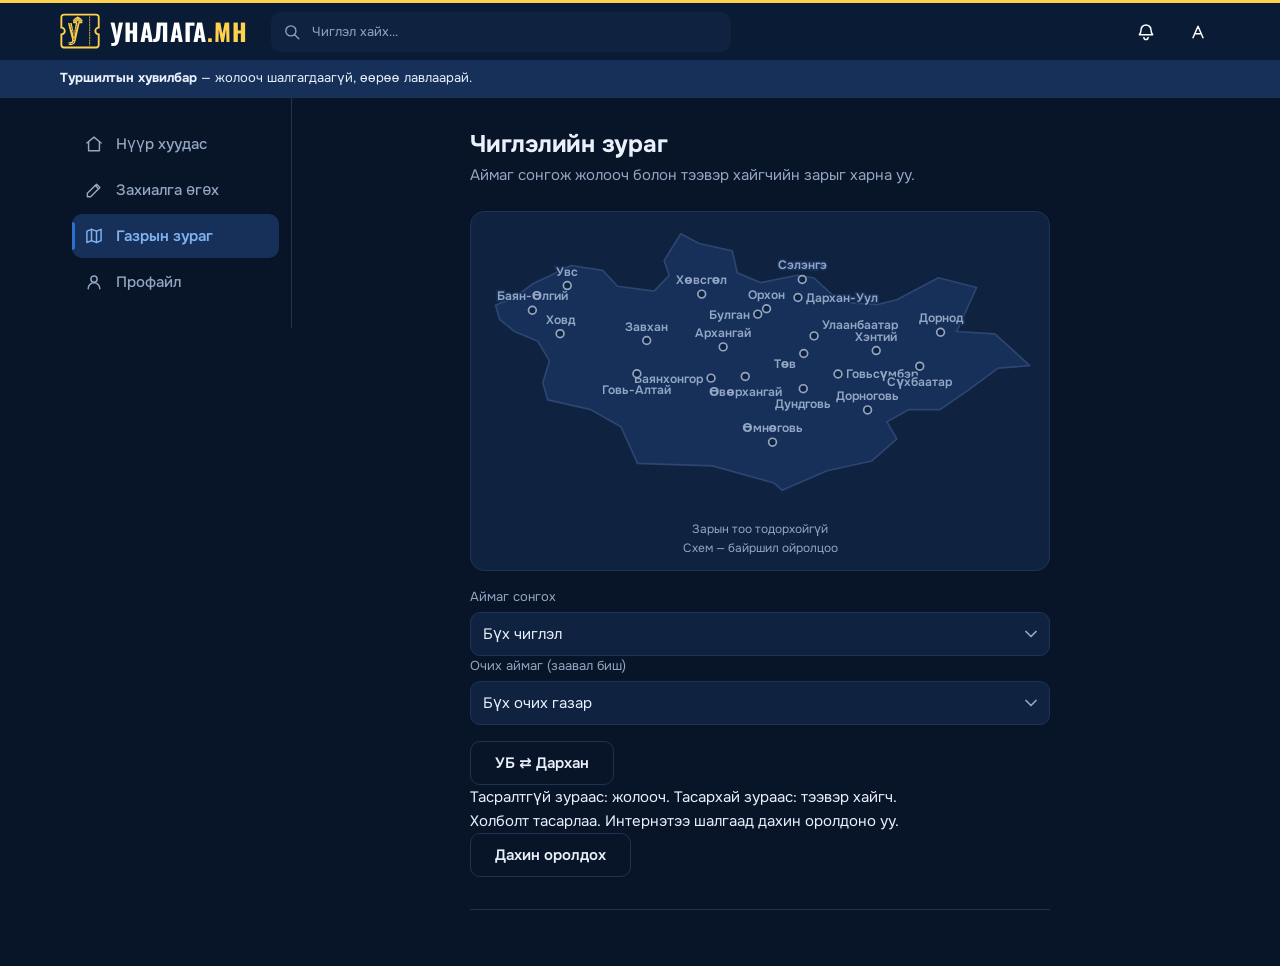
<file: map.html>
<!DOCTYPE html>
<html lang="mn">
<head>
  <meta charset="UTF-8">
  <meta name="viewport" content="width=device-width, initial-scale=1">
  <meta name="theme-color" content="#0B2545">
  <script>
  /* Өнгөний горим (DESIGN §2). CSS-ээс өмнө ажиллана — анивчилт гарахгүй.
     5 хуудсанд ижил — нэгийг засвал бүгдийг зас. */
  (function () {
    const KEY = 'unalaga_theme', root = document.documentElement;
    let mem = null;
    function pref() {
      let v = mem;
      if (!v) { try { v = localStorage.getItem(KEY); } catch (e) { v = null; } }
      return v === 'day' || v === 'night' ? v : 'auto';
    }
    /* Улаанбаатар 47.92°N, 106.92°E, UTC+8 (NOAA хялбарчилсан, ±15 мин).
       Төхөөрөмжийн цагийн бүсээс үл хамаарна. Нар жаргаснаас 20 мин хойш шөнө. */
    function sunNight() {
      const ub = new Date(Date.now() + 288e5), r = Math.PI / 180, lat = 47.92 * r;
      const n = Math.floor((Date.UTC(ub.getUTCFullYear(), ub.getUTCMonth(), ub.getUTCDate()) - Date.UTC(ub.getUTCFullYear(), 0, 0)) / 864e5);
      const g = 2 * Math.PI / 365 * (n - 1);
      const d = 0.006918 - 0.399912 * Math.cos(g) + 0.070257 * Math.sin(g) - 0.006758 * Math.cos(2 * g)
            + 0.000907 * Math.sin(2 * g) - 0.002697 * Math.cos(3 * g) + 0.00148 * Math.sin(3 * g);
      const eq = 229.18 * (0.000075 + 0.001868 * Math.cos(g) - 0.032077 * Math.sin(g)
             - 0.014615 * Math.cos(2 * g) - 0.040849 * Math.sin(2 * g));
      const c = (Math.cos(90.833 * r) - Math.sin(lat) * Math.sin(d)) / (Math.cos(lat) * Math.cos(d));
      const ha = Math.acos(Math.max(-1, Math.min(1, c))) / r;
      const rise = 720 - 4 * (106.92 + ha) - eq + 480;
      const set = 720 - 4 * (106.92 - ha) - eq + 480;
      const now = ub.getUTCHours() * 60 + ub.getUTCMinutes();
      return now < rise || now >= set + 20;
    }
    function apply() {
      const p = pref();
      let t;
      try { t = p === 'auto' ? (sunNight() ? 'night' : 'day') : p; } catch (e) { t = 'day'; }
      root.setAttribute('data-theme', t);
      root.setAttribute('data-theme-pref', p);
      const m = document.querySelector('meta[name="theme-color"]');
      if (m) m.setAttribute('content', t === 'night' ? '#0A1B35' : '#0B2545');
    }
    window.unalagaTheme = {
      pref: pref, apply: apply,
      set: function (v) { mem = v; try { localStorage.setItem(KEY, v); } catch (e) {} apply(); }
    };
    apply();
    setInterval(apply, 600000);
    window.addEventListener('storage', function (e) { if (e.key === KEY) { mem = null; apply(); } });
  })();
  </script>
  <title>Чиглэлийн зураг — Уналага.мн</title>
  <meta name="description" content="Монголын аймгуудаар жолоочийн явдаг чиглэл — аймаг сонгоод жолооч олоорой.">
  <!-- Туршилтын хувилбар — хайлтад орохгүй. Фаз 3 (backend) хүртэл, тэр үед авна. -->
  <meta name="robots" content="noindex">

  <!-- Facebook, Messenger-ээр хуваалцахад гарах preview. JS ажиллуулдаггүй
       тул статик утга. Зураг: hero-гийн шөнийн дүр зураг + лого, 1200×630 (og-image.jpg;
       эх: design-studio/jobs/2026-10-11_Unalaga_logo/site-og.mjs). Зураг солибол ?v=-г нэмэгдүүл (FB кэш). -->
  <meta property="og:type" content="website">
  <meta property="og:site_name" content="Уналага.мн">
  <meta property="og:locale" content="mn_MN">
  <meta property="og:title" content="Чиглэлийн зураг — Уналага.мн">
  <meta property="og:description" content="Монголын аймгуудаар жолоочийн явдаг чиглэл — аймаг сонгоод жолооч олоорой.">
  <meta property="og:url" content="https://ghostshdee.github.io/unalaga/map.html">
  <meta property="og:image" content="https://ghostshdee.github.io/unalaga/og-image.jpg?v=2">
  <meta property="og:image:width" content="1200">
  <meta property="og:image:height" content="630">
  <meta property="og:image:alt" content="Уналага.мн лого, «Хаашаа явах вэ?» — шөнийн тал нутаг, алтан зураастай зам">
  <meta name="twitter:card" content="summary_large_image">

  <!-- Дүрс — лого (DESIGN §15). 16px-д тасархай зураасгүй хувилбар. Жижиг файл (≤4 KB),
       хуудсыг хүлээлгэдэггүй, нэг татаад бүх хуудсанд кэшээс. -->
  <link rel="icon" type="image/png" sizes="32x32" href="favicon-32.png">
  <link rel="icon" type="image/png" sizes="16x16" href="favicon-16.png">
  <link rel="apple-touch-icon" href="apple-touch-icon.png">

  <!-- Фонт: Oswald (лого, чиглэлийн нэр, үнэ — замын тэмдгийн condensed),
       Onest (бусад бүх текст — кирилл сайн уншигдана) -->
  <link rel="preconnect" href="https://fonts.googleapis.com">
  <link rel="preconnect" href="https://fonts.gstatic.com" crossorigin>
  <link href="https://fonts.googleapis.com/css2?family=Oswald:wght@400;500;600;700&family=Onest:wght@400;500;600;700;800&display=swap" rel="stylesheet">

  <link rel="stylesheet" href="style.css">
</head>
<body>

  <!-- ═══════════════ HEADER ═══════════════ -->
  <header class="header">
    <!-- Лого (DESIGN §15): тэмдэг нь marks3.js-ээс (site-mark.mjs), өнгө нь CSS-ээс -->
    <a class="logo" href="./"><svg class="logo-mark" viewBox="0 0 100 100" aria-hidden="true" focusable="false"><path fill="none" stroke="currentColor" stroke-width="4.6" d="M9.4 9 h81.2 a6 6 0 0 1 6 6 v26.5 a8.5 8.5 0 0 0 0 17 v26.5 a6 6 0 0 1 -6 6 h-81.2 a6 6 0 0 1 -6 -6 v-26.5 a8.5 8.5 0 0 0 0 -17 v-26.5 a6 6 0 0 1 6 -6z"/><path d="M74 14.5 V85.5" stroke="currentColor" stroke-width="2" stroke-dasharray="3 3.4" stroke-linecap="round"/><path transform="matrix(0.056 0 0 -0.056 18.61 75.36)" fill="currentColor" d="M53 -163V-40Q67 -41 79.5 -41.5Q92 -42 103 -42Q127 -42 146.5 -38.0Q166 -34 180.0 -25.5Q194 -17 201.5 -2.5Q209 12 209 33Q209 48 207.5 59.5Q206 71 204 82L22 810H188L258 477L291 260L315 478L374 810H542L376 65Q362 1 342.0 -43.5Q322 -88 293.0 -115.0Q264 -142 222.5 -154.0Q181 -166 122 -166Q107 -166 90.0 -165.0Q73 -164 53 -163Z"/><g transform="matrix(0.056 0 0 -0.056 18.61 75.36)" fill="none" class="cut-s" stroke-width="28.57" stroke-dasharray="60.71 60.71" stroke-linecap="round" stroke-linejoin="round"><path d="M105 795 L290 250"/><path d="M458 795 L290 250"/><path d="M290 250 L292 60 Q290 -60 230 -95 Q190 -104 120 -103 L66 -102"/></g><path fill="currentColor" d="M31.38 23.59 Q37.13 16.34 41.96 14.96 H46.56 Q51.39 16.34 57.14 23.59 Z"/><rect x="42.76" y="13.70" width="2.99" height="1.50" rx="0.46" fill="currentColor"/><path d="M36.67 21.17 Q44.26 18.87 51.85 21.17" fill="none" class="cut-s" stroke-width="0.74" stroke-linecap="round" opacity=".85"/><rect x="32.76" y="23.24" width="23.00" height="7.36" rx="0.34" fill="currentColor"/><path d="M33.91 26.33 H41.73 M46.79 26.33 H54.61" class="cut-s" stroke-width="0.69" stroke-linecap="round" opacity=".7"/><rect x="42.76" y="24.86" width="2.99" height="5.74" rx="0.34" class="cut-f"/></svg><span class="logo-word">УНАЛАГА<span class="logo-tld">.МН</span></span></a>

    <!-- Хайлт — компьютерт header дотор, мобайлд дэлгэц дүүрэн (DESIGN §8).
         .search-panel нь зөвхөн мобайлын дэлгэц дүүрэн үед харагдана. -->
    <form class="search" id="searchForm" role="search" action="#">
      <div class="search-field">
        <svg class="ic" viewBox="0 0 24 24" aria-hidden="true"><circle cx="10.5" cy="10.5" r="6.75"/><path d="m21 21-5.4-5.4"/></svg>
        <input class="search-input" id="searchInput" type="search" placeholder="Чиглэл хайх..." aria-label="Хайх" autocomplete="off">
        <button class="search-close" type="button" data-close-search aria-label="Хайлт хаах">
          <svg class="ic" viewBox="0 0 24 24" aria-hidden="true"><path d="M6 6l12 12M18 6L6 18"/></svg>
        </button>
      </div>
      <div class="search-panel">
        <p class="search-label">Түгээмэл газар</p>
        <div class="search-places" id="searchPlaces"></div>
        <p class="search-count" id="searchCount" aria-live="polite"></p>
        <button class="btn btn-primary search-done" type="submit">Зар харах</button>
      </div>
    </form>

    <div class="header-actions">
      <button class="icon-btn search-open" type="button" aria-label="Хайх" data-open-search>
        <svg class="ic" viewBox="0 0 24 24" aria-hidden="true"><circle cx="10.5" cy="10.5" r="6.75"/><path d="m21 21-5.4-5.4"/></svg>
      </button>
      <button class="icon-btn" type="button" aria-label="Мэдэгдэл" aria-expanded="false" aria-controls="notifPanel" data-notif>
        <svg class="ic" viewBox="0 0 24 24" aria-hidden="true"><path d="M6 9.5a6 6 0 0 1 12 0c0 3.6 1.4 5 2 5.75H4c.6-.75 2-2.15 2-5.75Z"/><path d="M9.5 18.5a2.5 2.5 0 0 0 5 0"/></svg>
      </button>
      <button class="icon-btn theme-btn" type="button" aria-label="Өнгө: автомат" data-theme-toggle>
        <svg class="ic ic-auto" viewBox="0 0 24 24" aria-hidden="true"><path d="M6 19 12 5l6 14M8.6 14h6.8"/></svg>
        <svg class="ic ic-sun" viewBox="0 0 24 24" aria-hidden="true"><circle cx="12" cy="12" r="4"/><path d="M12 3v2M12 19v2M3 12h2M19 12h2M5.6 5.6 7 7M17 17l1.4 1.4M18.4 5.6 17 7M7 17l-1.4 1.4"/></svg>
        <svg class="ic ic-moon" viewBox="0 0 24 24" aria-hidden="true"><path d="M20 14.5A8 8 0 0 1 9.5 4 8 8 0 1 0 20 14.5Z"/></svg>
      </button>
    </div>
  </header>

  <p class="demo-banner"><strong>Туршилтын хувилбар</strong> — жолооч шалгагдаагүй, өөрөө лавлаарай.</p>

  <div class="layout">

    <!-- ═══════════════ SIDEBAR (6 цэс) ═══════════════ -->
    <aside class="sidebar">
      <nav aria-label="Үндсэн цэс">
        <ul class="nav">
          <li><a class="nav-link" href="./"><svg class="ic" viewBox="0 0 24 24" aria-hidden="true"><path d="M3.5 10.8 12 3.8l8.5 7"/><path d="M5.5 9.4V20h13V9.4"/></svg>Нүүр хуудас</a></li>
          <li><a class="nav-link" href="index.html#order"><svg class="ic" viewBox="0 0 24 24" aria-hidden="true"><path d="M4 20h4L19 9l-4-4L4 16v4Z"/><path d="m13.5 6.5 4 4"/></svg>Захиалга өгөх</a></li>
          <li><a class="nav-link is-active" href="map.html" aria-current="page"><svg class="ic" viewBox="0 0 24 24" aria-hidden="true"><path d="M9 4 3.5 6.2v13.6L9 17.6l6 2.2 5.5-2.2V4L15 6.2 9 4Z"/><path d="M9 4v13.6M15 6.2v13.6"/></svg>Газрын зураг</a></li>
          <li><a class="nav-link" href="profile.html"><svg class="ic" viewBox="0 0 24 24" aria-hidden="true"><circle cx="12" cy="8.5" r="3.75"/><path d="M5 20a7 7 0 0 1 14 0"/></svg>Профайл</a></li>
        </ul>
      </nav>
    </aside>

    <!-- ═══════════════ MAIN — Чиглэлийн схем ═══════════════
         map.js зурна. Бодит газрын зураг БИШ — аймгийн төв + жолоочийн чиглэл.
         Одоохондоо бодит зарын чиглэлийг SVG схемд харуулна. -->
    <main class="main">
      <header class="page-head">
        <h1 class="section-title">Чиглэлийн зураг</h1>
        <p class="page-sub">Аймаг сонгож жолооч болон тээвэр хайгчийн зарыг харна уу.</p>
      </header>

      <div class="map-wrap">
        <svg class="map-svg" id="mapSvg" viewBox="0 0 1000 520" role="group" aria-label="Монголын аймгууд, жолоочийн чиглэлийн схем"></svg>
        <p class="map-note"><span id="mapCount"></span><br>Схем — байршил ойролцоо</p>
      </div>

      <div class="map-pick">
        <label class="fld-sub" for="mapAimag">Аймаг сонгох</label>
        <select class="inp" id="mapAimag">
          <option value="">Бүх чиглэл</option>
        </select>
        <label class="fld-sub" for="mapTo">Очих аймаг (заавал биш)</label>
        <select class="inp" id="mapTo">
          <option value="">Бүх очих газар</option>
        </select>
      </div>

      <div class="map-pick">
        <button class="btn btn-ghost" id="mapQuick" type="button" aria-pressed="false">УБ ⇄ Дархан</button>
        <p>Тасралтгүй зураас: жолооч. Тасархай зураас: тээвэр хайгч.</p>
        <div id="mapStatus" role="status"></div>
      </div>
      <section class="profile-section map-picked" id="mapPicked" aria-live="polite"></section>
    </main>
  </div>

  <!-- ═══════════════ ДООД ЦЭС — зөвхөн мобайлд (DESIGN §8) ═══════════════
       640px-ээс доош sidebar-ын оронд. «Хайх» нь дэлгэц дүүрэн хайлт,
       «Захиалга» нь modal нээнэ. Бусад нь sidebar-тай адил одоохондоо ажиллахгүй. -->
  <nav class="bottom-nav" aria-label="Доод цэс">
    <a class="bnav-link" href="./"><svg class="ic" viewBox="0 0 24 24" aria-hidden="true"><path d="M3.5 10.8 12 3.8l8.5 7"/><path d="M5.5 9.4V20h13V9.4"/></svg>Нүүр</a>
    <button class="bnav-link" type="button" data-open-search><svg class="ic" viewBox="0 0 24 24" aria-hidden="true"><circle cx="10.5" cy="10.5" r="6.75"/><path d="m21 21-5.4-5.4"/></svg>Хайх</button>
    <a class="bnav-link bnav-order" href="index.html#order"><svg class="ic" viewBox="0 0 24 24" aria-hidden="true"><path d="M12 5v14M5 12h14"/></svg>Захиалга</a>
    <a class="bnav-link is-active" href="map.html" aria-current="page"><svg class="ic" viewBox="0 0 24 24" aria-hidden="true"><path d="M9 4 3.5 6.2v13.6L9 17.6l6 2.2 5.5-2.2V4L15 6.2 9 4Z"/><path d="M9 4v13.6M15 6.2v13.6"/></svg>Зураг</a>
    <a class="bnav-link" href="profile.html"><svg class="ic" viewBox="0 0 24 24" aria-hidden="true"><circle cx="12" cy="8.5" r="3.75"/><path d="M5 20a7 7 0 0 1 14 0"/></svg>Профайл</a>
  </nav>


  <script src="db.js" defer></script>
  <script src="app.js" defer></script>
  <script src="map.js" defer></script>
</body>
</html>
</file>
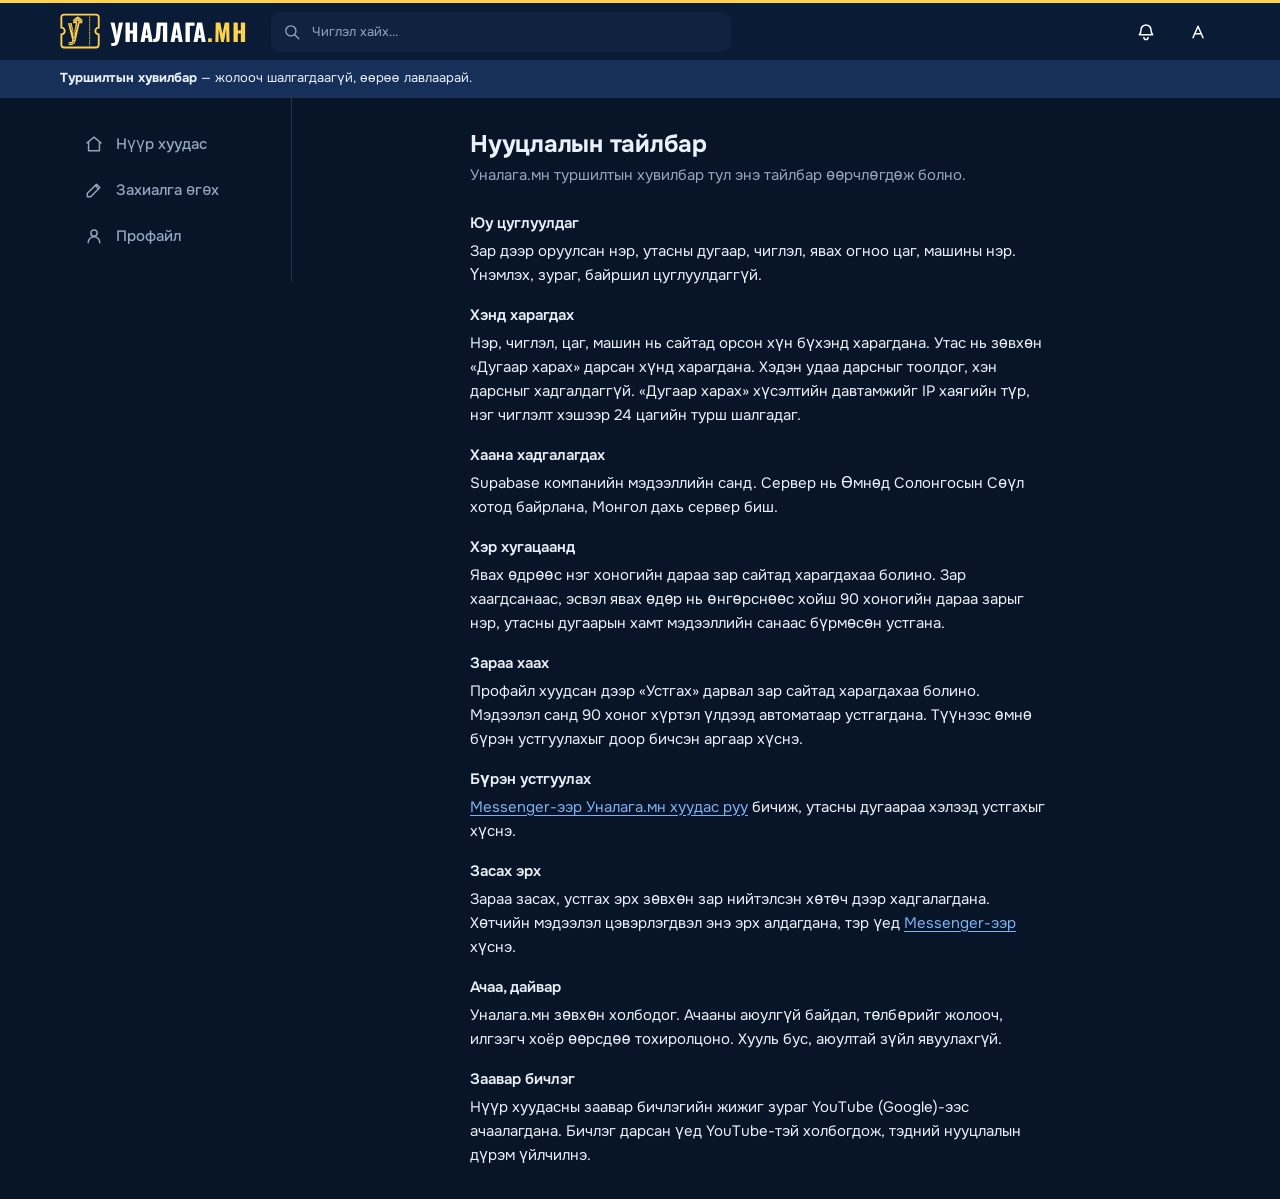
<file: privacy.html>
<!DOCTYPE html>
<html lang="mn">
<head>
  <meta charset="UTF-8">
  <meta name="viewport" content="width=device-width, initial-scale=1">
  <meta name="theme-color" content="#0B2545">
  <script>
  /* Өнгөний горим (DESIGN §2). CSS-ээс өмнө ажиллана — анивчилт гарахгүй.
     6 хуудсанд ижил — нэгийг засвал бүгдийг зас. */
  (function () {
    const KEY = 'unalaga_theme', root = document.documentElement;
    let mem = null;
    function pref() {
      let v = mem;
      if (!v) { try { v = localStorage.getItem(KEY); } catch (e) { v = null; } }
      return v === 'day' || v === 'night' ? v : 'auto';
    }
    /* Улаанбаатар 47.92°N, 106.92°E, UTC+8 (NOAA хялбарчилсан, ±15 мин).
       Төхөөрөмжийн цагийн бүсээс үл хамаарна. Нар жаргаснаас 20 мин хойш шөнө. */
    function sunNight() {
      const ub = new Date(Date.now() + 288e5), r = Math.PI / 180, lat = 47.92 * r;
      const n = Math.floor((Date.UTC(ub.getUTCFullYear(), ub.getUTCMonth(), ub.getUTCDate()) - Date.UTC(ub.getUTCFullYear(), 0, 0)) / 864e5);
      const g = 2 * Math.PI / 365 * (n - 1);
      const d = 0.006918 - 0.399912 * Math.cos(g) + 0.070257 * Math.sin(g) - 0.006758 * Math.cos(2 * g)
            + 0.000907 * Math.sin(2 * g) - 0.002697 * Math.cos(3 * g) + 0.00148 * Math.sin(3 * g);
      const eq = 229.18 * (0.000075 + 0.001868 * Math.cos(g) - 0.032077 * Math.sin(g)
             - 0.014615 * Math.cos(2 * g) - 0.040849 * Math.sin(2 * g));
      const c = (Math.cos(90.833 * r) - Math.sin(lat) * Math.sin(d)) / (Math.cos(lat) * Math.cos(d));
      const ha = Math.acos(Math.max(-1, Math.min(1, c))) / r;
      const rise = 720 - 4 * (106.92 + ha) - eq + 480;
      const set = 720 - 4 * (106.92 - ha) - eq + 480;
      const now = ub.getUTCHours() * 60 + ub.getUTCMinutes();
      return now < rise || now >= set + 20;
    }
    function apply() {
      const p = pref();
      let t;
      try { t = p === 'auto' ? (sunNight() ? 'night' : 'day') : p; } catch (e) { t = 'day'; }
      root.setAttribute('data-theme', t);
      root.setAttribute('data-theme-pref', p);
      const m = document.querySelector('meta[name="theme-color"]');
      if (m) m.setAttribute('content', t === 'night' ? '#0A1B35' : '#0B2545');
    }
    window.unalagaTheme = {
      pref: pref, apply: apply,
      set: function (v) { mem = v; try { localStorage.setItem(KEY, v); } catch (e) {} apply(); }
    };
    apply();
    setInterval(apply, 600000);
    window.addEventListener('storage', function (e) { if (e.key === KEY) { mem = null; apply(); } });
  })();
  </script>
  <title>Нууцлалын тайлбар — Уналага.мн</title>
  <meta name="description" content="Уналага.мн таны ямар мэдээлэл цуглуулдаг, хаана хадгалдаг, хэрхэн устгуулах талаар.">
  <!-- Туршилтын хувилбар — хайлтад орохгүй. -->
  <meta name="robots" content="noindex">

  <meta property="og:type" content="website">
  <meta property="og:site_name" content="Уналага.мн">
  <meta property="og:locale" content="mn_MN">
  <meta property="og:title" content="Нууцлалын тайлбар — Уналага.мн">
  <meta property="og:description" content="Уналага.мн таны ямар мэдээлэл цуглуулдаг, хаана хадгалдаг, хэрхэн устгуулах талаар.">
  <meta property="og:url" content="https://ghostshdee.github.io/unalaga/privacy.html">
  <meta property="og:image" content="https://ghostshdee.github.io/unalaga/og-image.jpg?v=2">
  <meta property="og:image:width" content="1200">
  <meta property="og:image:height" content="630">
  <meta property="og:image:alt" content="Уналага.мн лого, «Хаашаа явах вэ?» — шөнийн тал нутаг, алтан зураастай зам">
  <meta name="twitter:card" content="summary_large_image">

  <!-- Дүрс — лого (DESIGN §15). 16px-д тасархай зураасгүй хувилбар. Жижиг файл (≤4 KB),
       хуудсыг хүлээлгэдэггүй, нэг татаад бүх хуудсанд кэшээс. -->
  <link rel="icon" type="image/png" sizes="32x32" href="favicon-32.png">
  <link rel="icon" type="image/png" sizes="16x16" href="favicon-16.png">
  <link rel="apple-touch-icon" href="apple-touch-icon.png">

  <link rel="preconnect" href="https://fonts.googleapis.com">
  <link rel="preconnect" href="https://fonts.gstatic.com" crossorigin>
  <link href="https://fonts.googleapis.com/css2?family=Oswald:wght@400;500;600;700&family=Onest:wght@400;500;600;700;800&display=swap" rel="stylesheet">

  <link rel="stylesheet" href="style.css">
</head>
<body>

  <!-- ═══════════════ HEADER ═══════════════ -->
  <header class="header">
    <!-- Лого (DESIGN §15): тэмдэг нь marks3.js-ээс (site-mark.mjs), өнгө нь CSS-ээс -->
    <a class="logo" href="./"><svg class="logo-mark" viewBox="0 0 100 100" aria-hidden="true" focusable="false"><path fill="none" stroke="currentColor" stroke-width="4.6" d="M9.4 9 h81.2 a6 6 0 0 1 6 6 v26.5 a8.5 8.5 0 0 0 0 17 v26.5 a6 6 0 0 1 -6 6 h-81.2 a6 6 0 0 1 -6 -6 v-26.5 a8.5 8.5 0 0 0 0 -17 v-26.5 a6 6 0 0 1 6 -6z"/><path d="M74 14.5 V85.5" stroke="currentColor" stroke-width="2" stroke-dasharray="3 3.4" stroke-linecap="round"/><path transform="matrix(0.056 0 0 -0.056 18.61 75.36)" fill="currentColor" d="M53 -163V-40Q67 -41 79.5 -41.5Q92 -42 103 -42Q127 -42 146.5 -38.0Q166 -34 180.0 -25.5Q194 -17 201.5 -2.5Q209 12 209 33Q209 48 207.5 59.5Q206 71 204 82L22 810H188L258 477L291 260L315 478L374 810H542L376 65Q362 1 342.0 -43.5Q322 -88 293.0 -115.0Q264 -142 222.5 -154.0Q181 -166 122 -166Q107 -166 90.0 -165.0Q73 -164 53 -163Z"/><g transform="matrix(0.056 0 0 -0.056 18.61 75.36)" fill="none" class="cut-s" stroke-width="28.57" stroke-dasharray="60.71 60.71" stroke-linecap="round" stroke-linejoin="round"><path d="M105 795 L290 250"/><path d="M458 795 L290 250"/><path d="M290 250 L292 60 Q290 -60 230 -95 Q190 -104 120 -103 L66 -102"/></g><path fill="currentColor" d="M31.38 23.59 Q37.13 16.34 41.96 14.96 H46.56 Q51.39 16.34 57.14 23.59 Z"/><rect x="42.76" y="13.70" width="2.99" height="1.50" rx="0.46" fill="currentColor"/><path d="M36.67 21.17 Q44.26 18.87 51.85 21.17" fill="none" class="cut-s" stroke-width="0.74" stroke-linecap="round" opacity=".85"/><rect x="32.76" y="23.24" width="23.00" height="7.36" rx="0.34" fill="currentColor"/><path d="M33.91 26.33 H41.73 M46.79 26.33 H54.61" class="cut-s" stroke-width="0.69" stroke-linecap="round" opacity=".7"/><rect x="42.76" y="24.86" width="2.99" height="5.74" rx="0.34" class="cut-f"/></svg><span class="logo-word">УНАЛАГА<span class="logo-tld">.МН</span></span></a>

    <form class="search" id="searchForm" role="search" action="#">
      <div class="search-field">
        <svg class="ic" viewBox="0 0 24 24" aria-hidden="true"><circle cx="10.5" cy="10.5" r="6.75"/><path d="m21 21-5.4-5.4"/></svg>
        <input class="search-input" id="searchInput" type="search" placeholder="Чиглэл хайх..." aria-label="Хайх" autocomplete="off">
        <button class="search-close" type="button" data-close-search aria-label="Хайлт хаах">
          <svg class="ic" viewBox="0 0 24 24" aria-hidden="true"><path d="M6 6l12 12M18 6L6 18"/></svg>
        </button>
      </div>
      <div class="search-panel">
        <p class="search-label">Түгээмэл газар</p>
        <div class="search-places" id="searchPlaces"></div>
        <p class="search-count" id="searchCount" aria-live="polite"></p>
        <button class="btn btn-primary search-done" type="submit">Зар харах</button>
      </div>
    </form>

    <div class="header-actions">
      <button class="icon-btn search-open" type="button" aria-label="Хайх" data-open-search>
        <svg class="ic" viewBox="0 0 24 24" aria-hidden="true"><circle cx="10.5" cy="10.5" r="6.75"/><path d="m21 21-5.4-5.4"/></svg>
      </button>
      <button class="icon-btn" type="button" aria-label="Мэдэгдэл" aria-expanded="false" aria-controls="notifPanel" data-notif>
        <svg class="ic" viewBox="0 0 24 24" aria-hidden="true"><path d="M6 9.5a6 6 0 0 1 12 0c0 3.6 1.4 5 2 5.75H4c.6-.75 2-2.15 2-5.75Z"/><path d="M9.5 18.5a2.5 2.5 0 0 0 5 0"/></svg>
      </button>
      <button class="icon-btn theme-btn" type="button" aria-label="Өнгө: автомат" data-theme-toggle>
        <svg class="ic ic-auto" viewBox="0 0 24 24" aria-hidden="true"><path d="M6 19 12 5l6 14M8.6 14h6.8"/></svg>
        <svg class="ic ic-sun" viewBox="0 0 24 24" aria-hidden="true"><circle cx="12" cy="12" r="4"/><path d="M12 3v2M12 19v2M3 12h2M19 12h2M5.6 5.6 7 7M17 17l1.4 1.4M18.4 5.6 17 7M7 17l-1.4 1.4"/></svg>
        <svg class="ic ic-moon" viewBox="0 0 24 24" aria-hidden="true"><path d="M20 14.5A8 8 0 0 1 9.5 4 8 8 0 1 0 20 14.5Z"/></svg>
      </button>
    </div>
  </header>

  <p class="demo-banner"><strong>Туршилтын хувилбар</strong> — жолооч шалгагдаагүй, өөрөө лавлаарай.</p>

  <div class="layout">

    <aside class="sidebar">
      <nav aria-label="Үндсэн цэс">
        <ul class="nav">
          <li><a class="nav-link" href="./"><svg class="ic" viewBox="0 0 24 24" aria-hidden="true"><path d="M3.5 10.8 12 3.8l8.5 7"/><path d="M5.5 9.4V20h13V9.4"/></svg>Нүүр хуудас</a></li>
          <li><a class="nav-link" href="index.html#order"><svg class="ic" viewBox="0 0 24 24" aria-hidden="true"><path d="M4 20h4L19 9l-4-4L4 16v4Z"/><path d="m13.5 6.5 4 4"/></svg>Захиалга өгөх</a></li>
          <li><a class="nav-link" href="profile.html"><svg class="ic" viewBox="0 0 24 24" aria-hidden="true"><circle cx="12" cy="8.5" r="3.75"/><path d="M5 20a7 7 0 0 1 14 0"/></svg>Профайл</a></li>
        </ul>
      </nav>
    </aside>

    <!-- ═══════════════ MAIN — Нууцлалын тайлбар ═══════════════ -->
    <main class="main">
      <header class="page-head">
        <h1 class="section-title">Нууцлалын тайлбар</h1>
        <p class="page-sub">Уналага.мн туршилтын хувилбар тул энэ тайлбар өөрчлөгдөж болно.</p>
      </header>

      <dl class="privacy-list">
        <div>
          <dt>Юу цуглуулдаг</dt>
          <dd>Зар дээр оруулсан нэр, утасны дугаар, чиглэл, явах огноо цаг, машины нэр. Үнэмлэх, зураг, байршил цуглуулдаггүй.</dd>
        </div>
        <div>
          <dt>Хэнд харагдах</dt>
          <dd>Нэр, чиглэл, цаг, машин нь сайтад орсон хүн бүхэнд харагдана. Утас нь зөвхөн «Дугаар харах» дарсан хүнд харагдана. Хэдэн удаа дарсныг тоолдог, хэн дарсныг хадгалдаггүй. «Дугаар харах» хүсэлтийн давтамжийг IP хаягийн түр, нэг чиглэлт хэшээр 24 цагийн турш шалгадаг.</dd>
        </div>
        <div>
          <dt>Хаана хадгалагдах</dt>
          <dd>Supabase компанийн мэдээллийн санд. Сервер нь Өмнөд Солонгосын Сөүл хотод байрлана, Монгол дахь сервер биш.</dd>
        </div>
        <div>
          <dt>Хэр хугацаанд</dt>
          <dd>Явах өдрөөс нэг хоногийн дараа зар сайтад харагдахаа болино. Зар хаагдсанаас, эсвэл явах өдөр нь өнгөрснөөс хойш 90 хоногийн дараа зарыг нэр, утасны дугаарын хамт мэдээллийн санаас бүрмөсөн устгана.</dd>
        </div>
        <div>
          <dt>Зараа хаах</dt>
          <dd>Профайл хуудсан дээр «Устгах» дарвал зар сайтад харагдахаа болино. Мэдээлэл санд 90 хоног хүртэл үлдээд автоматаар устгагдана. Түүнээс өмнө бүрэн устгуулахыг доор бичсэн аргаар хүснэ.</dd>
        </div>
        <div>
          <dt>Бүрэн устгуулах</dt>
          <dd><a href="https://m.me/61594949025773" target="_blank" rel="noopener">Messenger-ээр Уналага.мн хуудас руу</a> бичиж, утасны дугаараа хэлээд устгахыг хүснэ.</dd>
        </div>
        <div>
          <dt>Засах эрх</dt>
          <dd>Зараа засах, устгах эрх зөвхөн зар нийтэлсэн хөтөч дээр хадгалагдана. Хөтчийн мэдээлэл цэвэрлэгдвэл энэ эрх алдагдана, тэр үед <a href="https://m.me/61594949025773" target="_blank" rel="noopener">Messenger-ээр</a> хүснэ.</dd>
        </div>
        <div>
          <dt>Ачаа, дайвар</dt>
          <dd>Уналага.мн зөвхөн холбодог. Ачааны аюулгүй байдал, төлбөрийг жолооч, илгээгч хоёр өөрсдөө тохиролцоно. Хууль бус, аюултай зүйл явуулахгүй.</dd>
        </div>
        <div>
          <dt>Заавар бичлэг</dt>
          <dd>Нүүр хуудасны заавар бичлэгийн жижиг зураг YouTube (Google)-ээс ачаалагдана. Бичлэг дарсан үед YouTube-тэй холбогдож, тэдний нууцлалын дүрэм үйлчилнэ.</dd>
        </div>
      </dl>
    </main>
  </div>

  <nav class="bottom-nav" aria-label="Доод цэс">
    <a class="bnav-link" href="./"><svg class="ic" viewBox="0 0 24 24" aria-hidden="true"><path d="M3.5 10.8 12 3.8l8.5 7"/><path d="M5.5 9.4V20h13V9.4"/></svg>Нүүр</a>
    <button class="bnav-link" type="button" data-open-search><svg class="ic" viewBox="0 0 24 24" aria-hidden="true"><circle cx="10.5" cy="10.5" r="6.75"/><path d="m21 21-5.4-5.4"/></svg>Хайх</button>
    <a class="bnav-link bnav-order" href="index.html#order"><svg class="ic" viewBox="0 0 24 24" aria-hidden="true"><path d="M12 5v14M5 12h14"/></svg>Захиалга</a>
    <a class="bnav-link" href="profile.html"><svg class="ic" viewBox="0 0 24 24" aria-hidden="true"><circle cx="12" cy="8.5" r="3.75"/><path d="M5 20a7 7 0 0 1 14 0"/></svg>Профайл</a>
  </nav>

  <script src="db.js" defer></script>
  <script src="app.js" defer></script>
</body>
</html>
</file>
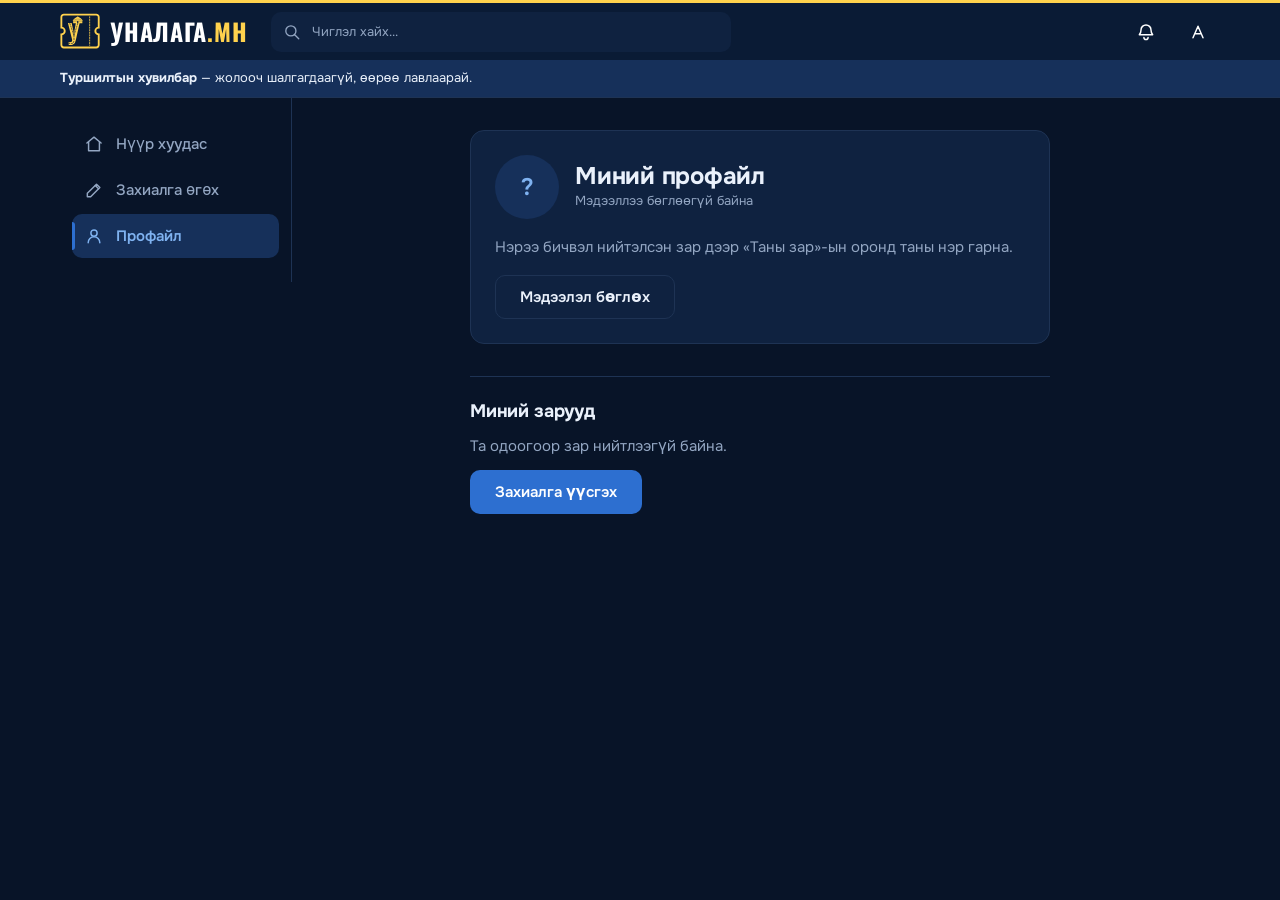
<file: profile.html>
<!DOCTYPE html>
<html lang="mn">
<head>
  <meta charset="UTF-8">
  <meta name="viewport" content="width=device-width, initial-scale=1">
  <meta name="theme-color" content="#0B2545">
  <script>
  /* Өнгөний горим (DESIGN §2). CSS-ээс өмнө ажиллана — анивчилт гарахгүй.
     5 хуудсанд ижил — нэгийг засвал бүгдийг зас. */
  (function () {
    const KEY = 'unalaga_theme', root = document.documentElement;
    let mem = null;
    function pref() {
      let v = mem;
      if (!v) { try { v = localStorage.getItem(KEY); } catch (e) { v = null; } }
      return v === 'day' || v === 'night' ? v : 'auto';
    }
    /* Улаанбаатар 47.92°N, 106.92°E, UTC+8 (NOAA хялбарчилсан, ±15 мин).
       Төхөөрөмжийн цагийн бүсээс үл хамаарна. Нар жаргаснаас 20 мин хойш шөнө. */
    function sunNight() {
      const ub = new Date(Date.now() + 288e5), r = Math.PI / 180, lat = 47.92 * r;
      const n = Math.floor((Date.UTC(ub.getUTCFullYear(), ub.getUTCMonth(), ub.getUTCDate()) - Date.UTC(ub.getUTCFullYear(), 0, 0)) / 864e5);
      const g = 2 * Math.PI / 365 * (n - 1);
      const d = 0.006918 - 0.399912 * Math.cos(g) + 0.070257 * Math.sin(g) - 0.006758 * Math.cos(2 * g)
            + 0.000907 * Math.sin(2 * g) - 0.002697 * Math.cos(3 * g) + 0.00148 * Math.sin(3 * g);
      const eq = 229.18 * (0.000075 + 0.001868 * Math.cos(g) - 0.032077 * Math.sin(g)
             - 0.014615 * Math.cos(2 * g) - 0.040849 * Math.sin(2 * g));
      const c = (Math.cos(90.833 * r) - Math.sin(lat) * Math.sin(d)) / (Math.cos(lat) * Math.cos(d));
      const ha = Math.acos(Math.max(-1, Math.min(1, c))) / r;
      const rise = 720 - 4 * (106.92 + ha) - eq + 480;
      const set = 720 - 4 * (106.92 - ha) - eq + 480;
      const now = ub.getUTCHours() * 60 + ub.getUTCMinutes();
      return now < rise || now >= set + 20;
    }
    function apply() {
      const p = pref();
      let t;
      try { t = p === 'auto' ? (sunNight() ? 'night' : 'day') : p; } catch (e) { t = 'day'; }
      root.setAttribute('data-theme', t);
      root.setAttribute('data-theme-pref', p);
      const m = document.querySelector('meta[name="theme-color"]');
      if (m) m.setAttribute('content', t === 'night' ? '#0A1B35' : '#0B2545');
    }
    window.unalagaTheme = {
      pref: pref, apply: apply,
      set: function (v) { mem = v; try { localStorage.setItem(KEY, v); } catch (e) {} apply(); }
    };
    apply();
    setInterval(apply, 600000);
    window.addEventListener('storage', function (e) { if (e.key === KEY) { mem = null; apply(); } });
  })();
  </script>
  <title>Профайл — Уналага.мн</title>
  <meta name="description" content="Миний зарууд, машин, хадгалсан жолооч.">
  <!-- Туршилтын хувилбар — хайлтад орохгүй. Фаз 3 (backend) хүртэл, тэр үед авна. -->
  <meta name="robots" content="noindex">

  <!-- Facebook, Messenger-ээр хуваалцахад гарах preview. JS ажиллуулдаггүй
       тул статик утга. Зураг: hero-гийн шөнийн дүр зураг + лого, 1200×630 (og-image.jpg;
       эх: design-studio/jobs/2026-10-11_Unalaga_logo/site-og.mjs). Зураг солибол ?v=-г нэмэгдүүл (FB кэш). -->
  <meta property="og:type" content="website">
  <meta property="og:site_name" content="Уналага.мн">
  <meta property="og:locale" content="mn_MN">
  <meta property="og:title" content="Профайл — Уналага.мн">
  <meta property="og:description" content="Миний зарууд, машин, хадгалсан жолооч.">
  <meta property="og:url" content="https://ghostshdee.github.io/unalaga/profile.html">
  <meta property="og:image" content="https://ghostshdee.github.io/unalaga/og-image.jpg?v=2">
  <meta property="og:image:width" content="1200">
  <meta property="og:image:height" content="630">
  <meta property="og:image:alt" content="Уналага.мн лого, «Хаашаа явах вэ?» — шөнийн тал нутаг, алтан зураастай зам">
  <meta name="twitter:card" content="summary_large_image">

  <!-- Дүрс — лого (DESIGN §15). 16px-д тасархай зураасгүй хувилбар. Жижиг файл (≤4 KB),
       хуудсыг хүлээлгэдэггүй, нэг татаад бүх хуудсанд кэшээс. -->
  <link rel="icon" type="image/png" sizes="32x32" href="favicon-32.png">
  <link rel="icon" type="image/png" sizes="16x16" href="favicon-16.png">
  <link rel="apple-touch-icon" href="apple-touch-icon.png">

  <!-- Фонт: Oswald (лого, чиглэлийн нэр, үнэ — замын тэмдгийн condensed),
       Onest (бусад бүх текст — кирилл сайн уншигдана) -->
  <link rel="preconnect" href="https://fonts.googleapis.com">
  <link rel="preconnect" href="https://fonts.gstatic.com" crossorigin>
  <link href="https://fonts.googleapis.com/css2?family=Oswald:wght@400;500;600;700&family=Onest:wght@400;500;600;700;800&display=swap" rel="stylesheet">

  <link rel="stylesheet" href="style.css">
</head>
<body>

  <!-- ═══════════════ HEADER ═══════════════ -->
  <header class="header">
    <!-- Лого (DESIGN §15): тэмдэг нь marks3.js-ээс (site-mark.mjs), өнгө нь CSS-ээс -->
    <a class="logo" href="./"><svg class="logo-mark" viewBox="0 0 100 100" aria-hidden="true" focusable="false"><path fill="none" stroke="currentColor" stroke-width="4.6" d="M9.4 9 h81.2 a6 6 0 0 1 6 6 v26.5 a8.5 8.5 0 0 0 0 17 v26.5 a6 6 0 0 1 -6 6 h-81.2 a6 6 0 0 1 -6 -6 v-26.5 a8.5 8.5 0 0 0 0 -17 v-26.5 a6 6 0 0 1 6 -6z"/><path d="M74 14.5 V85.5" stroke="currentColor" stroke-width="2" stroke-dasharray="3 3.4" stroke-linecap="round"/><path transform="matrix(0.056 0 0 -0.056 18.61 75.36)" fill="currentColor" d="M53 -163V-40Q67 -41 79.5 -41.5Q92 -42 103 -42Q127 -42 146.5 -38.0Q166 -34 180.0 -25.5Q194 -17 201.5 -2.5Q209 12 209 33Q209 48 207.5 59.5Q206 71 204 82L22 810H188L258 477L291 260L315 478L374 810H542L376 65Q362 1 342.0 -43.5Q322 -88 293.0 -115.0Q264 -142 222.5 -154.0Q181 -166 122 -166Q107 -166 90.0 -165.0Q73 -164 53 -163Z"/><g transform="matrix(0.056 0 0 -0.056 18.61 75.36)" fill="none" class="cut-s" stroke-width="28.57" stroke-dasharray="60.71 60.71" stroke-linecap="round" stroke-linejoin="round"><path d="M105 795 L290 250"/><path d="M458 795 L290 250"/><path d="M290 250 L292 60 Q290 -60 230 -95 Q190 -104 120 -103 L66 -102"/></g><path fill="currentColor" d="M31.38 23.59 Q37.13 16.34 41.96 14.96 H46.56 Q51.39 16.34 57.14 23.59 Z"/><rect x="42.76" y="13.70" width="2.99" height="1.50" rx="0.46" fill="currentColor"/><path d="M36.67 21.17 Q44.26 18.87 51.85 21.17" fill="none" class="cut-s" stroke-width="0.74" stroke-linecap="round" opacity=".85"/><rect x="32.76" y="23.24" width="23.00" height="7.36" rx="0.34" fill="currentColor"/><path d="M33.91 26.33 H41.73 M46.79 26.33 H54.61" class="cut-s" stroke-width="0.69" stroke-linecap="round" opacity=".7"/><rect x="42.76" y="24.86" width="2.99" height="5.74" rx="0.34" class="cut-f"/></svg><span class="logo-word">УНАЛАГА<span class="logo-tld">.МН</span></span></a>

    <!-- Хайлт — компьютерт header дотор, мобайлд дэлгэц дүүрэн (DESIGN §8).
         .search-panel нь зөвхөн мобайлын дэлгэц дүүрэн үед харагдана. -->
    <form class="search" id="searchForm" role="search" action="#">
      <div class="search-field">
        <svg class="ic" viewBox="0 0 24 24" aria-hidden="true"><circle cx="10.5" cy="10.5" r="6.75"/><path d="m21 21-5.4-5.4"/></svg>
        <input class="search-input" id="searchInput" type="search" placeholder="Чиглэл хайх..." aria-label="Хайх" autocomplete="off">
        <button class="search-close" type="button" data-close-search aria-label="Хайлт хаах">
          <svg class="ic" viewBox="0 0 24 24" aria-hidden="true"><path d="M6 6l12 12M18 6L6 18"/></svg>
        </button>
      </div>
      <div class="search-panel">
        <p class="search-label">Түгээмэл газар</p>
        <div class="search-places" id="searchPlaces"></div>
        <p class="search-count" id="searchCount" aria-live="polite"></p>
        <button class="btn btn-primary search-done" type="submit">Зар харах</button>
      </div>
    </form>

    <div class="header-actions">
      <button class="icon-btn search-open" type="button" aria-label="Хайх" data-open-search>
        <svg class="ic" viewBox="0 0 24 24" aria-hidden="true"><circle cx="10.5" cy="10.5" r="6.75"/><path d="m21 21-5.4-5.4"/></svg>
      </button>
      <button class="icon-btn" type="button" aria-label="Мэдэгдэл" aria-expanded="false" aria-controls="notifPanel" data-notif>
        <svg class="ic" viewBox="0 0 24 24" aria-hidden="true"><path d="M6 9.5a6 6 0 0 1 12 0c0 3.6 1.4 5 2 5.75H4c.6-.75 2-2.15 2-5.75Z"/><path d="M9.5 18.5a2.5 2.5 0 0 0 5 0"/></svg>
      </button>
      <button class="icon-btn theme-btn" type="button" aria-label="Өнгө: автомат" data-theme-toggle>
        <svg class="ic ic-auto" viewBox="0 0 24 24" aria-hidden="true"><path d="M6 19 12 5l6 14M8.6 14h6.8"/></svg>
        <svg class="ic ic-sun" viewBox="0 0 24 24" aria-hidden="true"><circle cx="12" cy="12" r="4"/><path d="M12 3v2M12 19v2M3 12h2M19 12h2M5.6 5.6 7 7M17 17l1.4 1.4M18.4 5.6 17 7M7 17l-1.4 1.4"/></svg>
        <svg class="ic ic-moon" viewBox="0 0 24 24" aria-hidden="true"><path d="M20 14.5A8 8 0 0 1 9.5 4 8 8 0 1 0 20 14.5Z"/></svg>
      </button>
    </div>
  </header>

  <p class="demo-banner"><strong>Туршилтын хувилбар</strong> — жолооч шалгагдаагүй, өөрөө лавлаарай.</p>

  <div class="layout">

    <!-- ═══════════════ SIDEBAR (6 цэс) ═══════════════ -->
    <aside class="sidebar">
      <nav aria-label="Үндсэн цэс">
        <ul class="nav">
          <li><a class="nav-link" href="./"><svg class="ic" viewBox="0 0 24 24" aria-hidden="true"><path d="M3.5 10.8 12 3.8l8.5 7"/><path d="M5.5 9.4V20h13V9.4"/></svg>Нүүр хуудас</a></li>
          <li><a class="nav-link" href="index.html#order"><svg class="ic" viewBox="0 0 24 24" aria-hidden="true"><path d="M4 20h4L19 9l-4-4L4 16v4Z"/><path d="m13.5 6.5 4 4"/></svg>Захиалга өгөх</a></li>
          <li><a class="nav-link is-active" href="profile.html" aria-current="page"><svg class="ic" viewBox="0 0 24 24" aria-hidden="true"><circle cx="12" cy="8.5" r="3.75"/><path d="M5 20a7 7 0 0 1 14 0"/></svg>Профайл</a></li>
        </ul>
      </nav>
    </aside>

    <!-- ═══════════════ MAIN — Профайл ═══════════════
         profile.js зурна: миний мэдээлэл · машин · зарууд · хадгалсан жолооч.
         Нэвтрэх систем ирэх хүртэл энэ browser-ийн localStorage-д. -->
    <main class="main">
      <!-- Ачаалж байх skeleton — profile.js зурж дуусахад арилгана (aria-busy) -->
      <div class="profile" id="profileRoot" aria-busy="true">
        <div class="driver-skeleton" aria-hidden="true">
          <div class="driver-skeleton-head"><span class="skel skel-avatar"></span><div class="driver-skeleton-main"><span class="skel skel-name"></span><span class="skel skel-line skel-line-short"></span></div></div>
          <span class="skel skel-line"></span>
          <span class="skel skel-btn"></span>
        </div>
      </div>
    </main>
  </div>

  <!-- ═══════════════ ДООД ЦЭС — зөвхөн мобайлд (DESIGN §8) ═══════════════
       640px-ээс доош sidebar-ын оронд. «Хайх» нь дэлгэц дүүрэн хайлт,
       «Захиалга» нь modal нээнэ. Бусад нь sidebar-тай адил одоохондоо ажиллахгүй. -->
  <nav class="bottom-nav" aria-label="Доод цэс">
    <a class="bnav-link" href="./"><svg class="ic" viewBox="0 0 24 24" aria-hidden="true"><path d="M3.5 10.8 12 3.8l8.5 7"/><path d="M5.5 9.4V20h13V9.4"/></svg>Нүүр</a>
    <button class="bnav-link" type="button" data-open-search><svg class="ic" viewBox="0 0 24 24" aria-hidden="true"><circle cx="10.5" cy="10.5" r="6.75"/><path d="m21 21-5.4-5.4"/></svg>Хайх</button>
    <a class="bnav-link bnav-order" href="index.html#order"><svg class="ic" viewBox="0 0 24 24" aria-hidden="true"><path d="M12 5v14M5 12h14"/></svg>Захиалга</a>
    <a class="bnav-link is-active" href="profile.html" aria-current="page"><svg class="ic" viewBox="0 0 24 24" aria-hidden="true"><circle cx="12" cy="8.5" r="3.75"/><path d="M5 20a7 7 0 0 1 14 0"/></svg>Профайл</a>
  </nav>


  <script src="db.js" defer></script>
  <script src="app.js" defer></script>
  <script src="drivers.js" defer></script>
  <script src="profile.js" defer></script>
</body>
</html>
</file>
<file: style.css>
/* ═══════════════════════════════════════════════════════════════════
   Уналага.мн — style.css
   1-р алхам: суурь (өнгө, фонт, зай) + header, sidebar, постын карт
   Дизайны шийдвэр: DESIGN.md §2 (өнгө), §3 (фонт), §4 (зай), §5 (badge)
   ═══════════════════════════════════════════════════════════════════ */

/* ── Өдөр / шөнийн горим (DESIGN §2) ──────────────────────────
   :root = өдөр. :root[data-theme="night"] доор token-уудыг дарна.
   data-theme-ийг <head> дахь inline script CSS-ээс өмнө тавина (анивчилтгүй). */
:root {
  color-scheme: light;

  /* ── Суурь өнгө ─────────────────────────────────────────── */
  --ink:        #0B2545;  /* гүн хөх — гарчиг, гол текст */
  --ink-muted:  #5A6B7F;  /* дэд текст */
  --ink-lift:   #123A6B;  /* машины панелийн гэрэлтсэн тал */
  --ink-glow:   #1C4B86;  /* машины панелийн радиаль гэрэл */
  --scrim:      rgba(6, 21, 42, 0.74);  /* зураг/панел дээрх бараан хөшиг */
  --paper:      #F7F4EE;  /* хуудасны дэвсгэр — бүлээн цайвар */
  --surface:    #FFFFFF;  /* карт */
  --line:       #E8E1D5;  /* хүрээ, тусгаарлагч */
  --line-2:     #D6CBB8;  /* тод хүрээ — чиглэлийн шугам, hover */

  /* --ink нь текст ба бараан дэвсгэр хоёр үүрэгтэй байсан. Шөнөд --ink цайвар
     болдог тул бараан дэвсгэрт (header, toast, offline-bar) тусдаа token. */
  --chrome:     #0B2545;  /* header, бараан мэдэгдлийн дэвсгэр */
  --link:       #1B4F8C;  /* хөх ТЕКСТ, холбоос (товчийн дэвсгэр биш — тэр --blue) */
  --on-gold:    #FFFFFF;  /* алтан дугуй дээрх ✓ */
  --glow:       0 0 0 0 transparent;  /* шөнө л алтан туяа (DESIGN §10) */

  /* ── Далбааны өнгө ──────────────────────────────────────── */
  --blue:       #1B4F8C;  /* үндсэн товч, холбоос, идэвхтэй цэс */
  --blue-dark:  #133A68;  /* hover */
  --blue-wash:  #E8EFF7;  /* сонгогдсон байдал */

  --red:        #C4272F;  /* ЗӨВХӨН яаралтай / хэрэгцээ */
  --red-wash:   #FBEAEB;

  --gold:       #C68B14;  /* итгэл: од, ✓ баталгаа, чиглэлийн төгсгөл */
  --gold-wash:  #FFF4DE;

  /* ── Далбааны өнгө — ЗӨВХӨН hero-д (DESIGN §2, §14) ──────────
     Feed дэх өнгөний утга (улаан = хэрэгцээ, алт = итгэл) хэвээр.
     Эдгээр нь зөвхөн дээд талын дүр зурагт зориулсан тод хувилбар. */
  --sky-top:    #061731;  /* шөнийн тэнгэр — hero-гийн дээд тал */
  --sky-mid:    #0F3D7C;  /* далбааны хөх */
  --sky-low:    #1B5EA8;  /* тэнгэрийн хаяа */
  --flag-gold:  #F5C518;  /* нар, замын зураас, hero-гийн товч */
  --flag-gold-hi: #FFD942;/* тэр товчны hover */
  --flag-red:   #C4272F;  /* hero-гийн хажуугийн зурвас */
  --on-dark-soft: rgba(255, 255, 255, 0.92);   /* бараан дээрх дэд текст */
  --hero-veil-top: rgba(6, 23, 49, 0.10);
  --hero-veil-bot: rgba(5, 15, 34, 0.72);

  /* Hero-гийн өдөр/шөнийн давхаргууд. Өдөр: нар мандах тэнгэр (баруун доор
     туяа, зүүн тал гүн хөх — цагаан текст ≥4.5:1). Шөнө: одоогийн шөнийн тэнгэр + сар. */
  --hero-sky:
    radial-gradient(ellipse 42% 60% at 88% 56%, #F6CB86 0%, rgba(241, 168, 94, 0.75) 38%, rgba(241, 168, 94, 0) 100%),
    linear-gradient(100deg, #174f96 0%, #2b6fc0 52%, #2f74c4 100%);
  --hero-scrim: radial-gradient(ellipse 85% 75% at 0% 100%, rgba(8, 26, 60, 0.6), transparent);
  --sun-art: radial-gradient(circle 170px at 86% 56%, #FFF6D8 0 14px, rgba(255, 226, 140, 0.9) 22px, rgba(255, 196, 96, 0.38) 70px, rgba(255, 190, 90, 0) 170px);
  --hill-far:   #2a5f9f;
  --hill-mid:   #1b4880;
  --hill-near:  #0e2d58;
  --road-fill:  #10335e;

  --white:      #FFFFFF;  /* өнгөт дэвсгэр дээрх текст */

  --ok:         #2F6B3D;  /* амжилт — toast. Цагаан тексттэй 6.4:1 */

  /* Badge-ийн төрлийн өнгө (DESIGN §5) */
  --badge-livestock: #7A5A1E;
  --badge-cargo:     #2F6B3D;
  --badge-moving:    #8C4A2F;
  --badge-parcel:    #5B4A8A;   /* нил ягаан — цагаан дээр ~7.5:1 */

  /* ── Фонт (DESIGN §3) ───────────────────────────────────────
     Oswald  — condensed, замын тэмдгийн аяс. Зөвхөн лого, чиглэлийн нэр, үнэ, явах цаг.
               Нарийн тул урт газрын нэр (Баян-Өлгий, Сэлэнгэ Сайхан сум) багтана.
     Onest   — бусад бүх текст. Кирилл үсэгт зориулж зохиогдсон, жижигдээ сайн. */
  --font-display: 'Oswald', 'Arial Narrow', system-ui, sans-serif;
  --font-body:    'Onest', system-ui, sans-serif;

  /* ── Үсгийн хэмжээний шат ───────────────────────────────── */
  --text-route:  24px;  /* чиглэлийн нэр (Oswald 600 — тасалбарт хоёр хот нэг мөрөнд багтана) */
  --text-price:  22px;  /* үнэ (Oswald 600) */
  --text-time:   30px;  /* явах цаг (Oswald 600) */
  --stub-w:      104px; /* тасалбарын stub-ийн өргөн */
  --text-h1:     24px;
  --text-h2:     18px;
  --text-body:   15px;
  --text-small:  13px;
  --text-tiny:   12px;

  /* ── Зай ────────────────────────────────────────────────── */
  --space-1: 4px;
  --space-2: 8px;
  --space-3: 12px;
  --space-4: 16px;
  --space-5: 24px;
  --space-6: 32px;

  /* ── Дугуй өнцөг (шаталсан) ─────────────────────────────── */
  --radius-sm: 6px;   /* badge, жижиг товч */
  --radius-md: 10px;  /* input, товч */
  --radius-lg: 14px;  /* карт */

  /* ── Сүүдэр (нэг л төрөл — зөвхөн хөвж байгаа зүйлд) ─────── */
  --shadow: 0 1px 2px rgba(11, 37, 69, 0.04),
            0 4px 12px rgba(11, 37, 69, 0.06);
  /* Modal нь хамгийн өндөрт хөвнө — арай гүн сүүдэр */
  --shadow-lift: 0 4px 10px rgba(11, 37, 69, 0.10),
                 0 24px 60px rgba(11, 37, 69, 0.22);

  /* ── Modal / форм ───────────────────────────────────────── */
  --overlay:    rgba(11, 37, 69, 0.52);  /* modal-ын ард бүдгэрүүлэх */
  --ink-faint:  #66768A;                 /* placeholder текст — цагаан дээр ~4.7:1 */
  /* select-ийн доош сум — data-URI, нэмэлт хүсэлтгүй */
  --caret: url("data:image/svg+xml,%3Csvg xmlns='http://www.w3.org/2000/svg' width='12' height='8' viewBox='0 0 12 8'%3E%3Cpath d='M1 1.5 6 6.5l5-5' fill='none' stroke='%235A6B7F' stroke-width='1.75' stroke-linecap='round' stroke-linejoin='round'/%3E%3C/svg%3E");

  --transition: 0.18s ease;

  --header-height: 60px;
  --shell: 1160px;
}

/* ═══════════════ ШӨНИЙН ГОРИМ (DESIGN §2) ═══════════════
   Зөвхөн token дарна — бүрэлдэхүүн бүр өөрийн дүрмээ хэвээр хадгална.
   Бараан дэвсгэр дээрх текстийн өнгө (--white) хоёр горимд ижил. */
:root[data-theme="night"] {
  color-scheme: dark;

  --paper:      #081428;
  --surface:    #0F2240;
  --ink:        #EAF1FB;
  --ink-muted:  #93A6C2;
  --line:       #1E3354;
  --line-2:     #2C4670;

  --blue:       #2D6FD0;
  --blue-dark:  #2559A8;
  --blue-wash:  #16305A;
  --red:        #FF8A8F;
  --red-wash:   rgba(255, 90, 100, 0.14);
  --gold:       #FFD24D;
  --gold-wash:  rgba(255, 210, 77, 0.10);

  --chrome:     #0A1B35;
  --link:       #7FB2F0;  /* #0F2240 дээр ~7:1 */
  --on-gold:    #081428;
  --glow:       0 0 14px rgba(255, 200, 60, 0.5);

  --badge-livestock: #D9B16A;
  --badge-cargo:     #7FCB8F;
  --badge-moving:    #E5A07F;
  --badge-parcel:    #B9AEEA;   /* #0F2240 дээр ~7.8:1 */

  --ink-faint:  #8196B4;  /* #0F2240 дээр ~5.3:1 */
  --overlay:    rgba(2, 8, 20, 0.66);
  --shadow: 0 1px 2px rgba(0, 0, 0, 0.3),
            0 4px 12px rgba(0, 0, 0, 0.35);
  --shadow-lift: 0 4px 10px rgba(0, 0, 0, 0.4),
                 0 24px 60px rgba(0, 0, 0, 0.55);
  --caret: url("data:image/svg+xml,%3Csvg xmlns='http://www.w3.org/2000/svg' width='12' height='8' viewBox='0 0 12 8'%3E%3Cpath d='M1 1.5 6 6.5l5-5' fill='none' stroke='%2393A6C2' stroke-width='1.75' stroke-linecap='round' stroke-linejoin='round'/%3E%3C/svg%3E");

  /* Hero: шөнийн тэнгэр, сар */
  --hero-sky: linear-gradient(180deg, var(--sky-top) 0%, var(--sky-mid) 54%, var(--sky-low) 100%);
  --hero-scrim: linear-gradient(180deg, var(--hero-veil-top) 0%, transparent 32%, var(--hero-veil-bot) 100%);
  --sun-art: radial-gradient(circle 150px at 74% 34%, #F4EBCB 0 12px, rgba(244, 235, 203, 0.28) 13px, rgba(244, 235, 203, 0.1) 50px, rgba(244, 235, 203, 0) 150px);
  --hill-far:   #12376E;
  --hill-mid:   #0B2549;
  --hill-near:  #050F22;
  --road-fill:  #071B36;
}

/* ═══════════════ RESET ═══════════════ */
*, *::before, *::after { box-sizing: border-box; margin: 0; padding: 0; }

html { -webkit-text-size-adjust: 100%; }

body {
  font-family: var(--font-body);
  font-size: var(--text-body);
  line-height: 1.6;
  color: var(--ink);
  background: var(--paper);
  -webkit-font-smoothing: antialiased;
}

img { max-width: 100%; display: block; }

button { font: inherit; color: inherit; cursor: pointer; }

a { color: var(--link); text-decoration: none; }

/* Гарчигт мөрийн өндөр 1.2, бага зэрэг нягт tracking */
h1, h2, h3 { line-height: 1.2; letter-spacing: -0.01em; }
.route-city { line-height: 1.15; }

/* ── Дүрсний нийтлэг загвар (inline SVG, гадны сан ашиглаагүй) ── */
.ic {
  width: 20px;
  height: 20px;
  flex-shrink: 0;
  fill: none;
  stroke: currentColor;
  stroke-width: 1.75;
  stroke-linecap: round;
  stroke-linejoin: round;
}

/* Зөвхөн дэлгэц уншигчид — харагдахгүй ч уншигдана */
.sr-only {
  position: absolute;
  width: 1px;
  height: 1px;
  margin: -1px;
  padding: 0;
  overflow: hidden;
  clip: rect(0 0 0 0);
  white-space: nowrap;
  border: 0;
}

/* ═══════════════ ФОКУС (a11y — DESIGN §11) ═══════════════ */
:focus-visible {
  outline: 2px solid var(--link);
  outline-offset: 2px;
  border-radius: 3px;
}

/* ═══════════════ ХӨДӨЛГӨӨН БАГАСГАХ (DESIGN §10) ═══════════════ */
@media (prefers-reduced-motion: reduce) {
  * { animation: none !important; transition: none !important; }
}

/* ═══════════════ ТОВЧ ═══════════════ */
.btn {
  display: inline-flex;
  align-items: center;
  justify-content: center;
  gap: var(--space-2);
  min-height: 44px;               /* хүрэх талбай — DESIGN §8 */
  padding: var(--space-2) var(--space-5);
  border: 1px solid transparent;
  border-radius: var(--radius-md);
  font-weight: 600;
  font-size: var(--text-body);
  transition: background var(--transition), border-color var(--transition);
}

/* Үндсэн товч — ХӨХ (улаан биш! DESIGN §2) */
.btn-primary {
  background: var(--blue);
  color: var(--white);
}
.btn-primary:hover { background: var(--blue-dark); }

/* "Холбогдох" — картын гол үйлдэл */
.btn-contact {
  flex-shrink: 0;
  min-height: 44px;              /* хүрэх талбай — DESIGN §8 */
  padding: var(--space-2) var(--space-5);
  background: var(--blue);
  color: var(--white);
  font-size: var(--text-small);
}
.btn-contact:hover { background: var(--blue-dark); }

/* ═══════════════ HEADER (DESIGN §2) ═══════════════
   Хатуу гүн хөх дэвсгэр + дээд талд алтан нарийн зурвас. Gradient алга. */
.header {
  position: sticky;
  top: 0;
  z-index: 20;
  display: flex;
  align-items: center;
  gap: var(--space-5);
  height: var(--header-height);
  background: var(--chrome);
  border-top: 3px solid var(--gold);
  /* Дэвсгэр бүтэн өргөнөөр, агуулга нь shell-д төвлөрнө */
  padding-inline: max(var(--space-5), calc((100% - var(--shell)) / 2));
}

/* Бараан header дээр хөх хүрээ үл харагдана — алтан (DESIGN §11) */
.header :focus-visible { outline-color: var(--flag-gold); }

/* ═══════════════ ТУРШИЛТЫН ТУУЗ ═══════════════
   Backend ирэх (Фаз 3) хүртэл бүх хуудсанд. Sticky биш, хаах товчгүй.
   Алт том талбайд, улаан яаралтайд хадгалагдсан (DESIGN §2) тул хөх wash. */
.demo-banner {
  padding: var(--space-2) max(var(--space-5), calc((100% - var(--shell)) / 2));
  background: var(--blue-wash);
  border-bottom: 1px solid var(--line);
  color: var(--ink);
  font-size: var(--text-small);
}

.logo {
  flex-shrink: 0;
  display: flex;
  align-items: center;
  gap: 0.42em;
  font-family: var(--font-display);
  font-weight: 700;
  /* Oswald condensed тул Unbounded-оос нарийн — хэмжээг нэмж жинг барив */
  font-size: var(--text-h1);
  letter-spacing: 0.03em;
  line-height: 1;
  color: var(--white);
}
/* Тэмдэг (DESIGN §15) — хэмжээ нь нэрийн em-ээр тул нэртэйгээ хамт багасна.
   Алт = currentColor; замын тасархай, гэрийн хаалга = header-ийн дэвсгэр (горим бүрд) */
.logo-mark {
  flex-shrink: 0;
  width: 1.67em;
  height: 1.67em;
  color: var(--gold);
}
.logo-mark .cut-s { stroke: var(--chrome); }
.logo-mark .cut-f { fill: var(--chrome); }
.logo-tld { color: var(--gold); }

.search {
  flex: 1;
  max-width: 460px;
}
.search-field {
  position: relative;
  display: flex;
  align-items: center;
}
/* Түгээмэл газар, тоо, «Зар харах», ✕ — зөвхөн мобайлын дэлгэц дүүрэн хайлтад */
.search-panel,
.search-close { display: none; }
.icon-btn.search-open { display: none; }   /* .icon-btn-ийн display:grid-ийг дарна */
.search .ic {
  position: absolute;
  left: var(--space-3);
  width: 18px;
  height: 18px;
  color: var(--ink-muted);
  pointer-events: none;
}
.search-input {
  width: 100%;
  height: 40px;
  padding: 0 var(--space-4) 0 40px;
  border: 1px solid transparent;
  border-radius: var(--radius-md);
  background: var(--surface);   /* өдөр цагаан, шөнө бараан — текст уншигдана */
  font-family: var(--font-body);
  font-size: var(--text-small);
  color: var(--ink);
}
.search-input::placeholder { color: var(--ink-muted); }

.header-actions {
  display: flex;
  align-items: center;
  gap: var(--space-2);
  margin-left: auto;
}

.icon-btn {
  position: relative;
  display: grid;
  place-items: center;
  width: 44px;
  height: 44px;
  color: var(--white);
  background: transparent;
  border: 0;
  border-radius: var(--radius-md);
  transition: background var(--transition);
}
.icon-btn:hover { background: rgba(255, 255, 255, 0.1); }
/* Мэдэгдлийн цонх — хонхны доор хөвнө (DESIGN §4: хөвж байгаа зүйлд л сүүдэр) */
.header-actions { position: relative; }

/* Өнгөний горимын товч — 3 icon-оос одоогийн сонголтыг л харуулна */
.theme-btn[hidden] { display: none; }   /* .icon-btn-ийн display:grid hidden-ийг дардаг */
.theme-btn .ic { display: none; }
:root[data-theme-pref="auto"] .theme-btn .ic-auto,
:root[data-theme-pref="day"] .theme-btn .ic-sun,
:root[data-theme-pref="night"] .theme-btn .ic-moon { display: block; }
/* Утас (≤640px) — тэмдэг нэмэгдсэн тул лого + 4 товч 320px-д багтах.
   Товч бүр 44px хэвээр (DESIGN §8), товчны хоорондын зай ба логог л багасгана.
   Лого дэлгэцийн өргөнийг дагаж 15–20px: (100vw − товч 168 − зай 36) / 7.6 (нэр + тэмдэг ≈ 7.5em). */
@media (max-width: 640px) {
  .header-actions { gap: 0; }
  .logo { font-size: clamp(15px, calc((100vw - 204px) / 7.6), 20px); gap: 0.3em; }
  .logo-mark { width: 1.5em; height: 1.5em; }
}
@media (max-width: 360px) {
  .header { gap: var(--space-2); padding-inline: var(--space-3); }
}

/* Горим солих үед л 0.25s шилжилт (ачаалахад биш). @media бүрхүүл заавал —
   эс бөгөөс reduced-motion-ийн «transition: none»-оос давна (DESIGN §10) */
@media (prefers-reduced-motion: no-preference) {
  :root.theme-switching *:not(.toast) {
    transition: background-color 0.25s ease, color 0.25s ease, border-color 0.25s ease,
                fill 0.25s ease, stroke 0.25s ease, box-shadow 0.25s ease !important;
  }
}
.notif-panel {
  position: absolute;
  top: calc(100% + var(--space-2));
  right: 0;
  z-index: 40;
  width: min(300px, calc(100vw - 2 * var(--space-4)));
  padding: var(--space-4);
  border: 1px solid var(--line);
  border-radius: var(--radius-md);
  background: var(--surface);
  box-shadow: var(--shadow-lift);
}
.notif-panel[hidden] { display: none; }
.notif-title { font-weight: 600; }
.notif-text {
  margin-top: var(--space-1);
  font-size: var(--text-small);
  color: var(--ink-muted);
}

.avatar {
  display: grid;
  place-items: center;
  width: 36px;
  height: 36px;
  border-radius: 50%;
  background: var(--blue);
  color: var(--white);
  font-weight: 600;
  font-size: var(--text-small);
  box-shadow: inset 0 0 0 1px rgba(255, 255, 255, 0.18);
}

/* ═══════════════ LAYOUT ═══════════════ */
.layout {
  display: flex;
  align-items: flex-start;
  max-width: var(--shell);
  margin: 0 auto;
}

/* ── SIDEBAR (6 цэс) ─────────────────────────────────────── */
.sidebar {
  position: sticky;
  top: var(--header-height);
  flex-shrink: 0;
  width: 232px;
  padding: var(--space-5) var(--space-3);
  border-right: 1px solid var(--line);
}

.nav { list-style: none; display: flex; flex-direction: column; gap: 2px; }
.nav-link {
  position: relative;
  display: flex;
  align-items: center;
  gap: var(--space-3);
  min-height: 44px;
  padding: var(--space-2) var(--space-3);
  border-radius: var(--radius-md);
  color: var(--ink-muted);
  font-weight: 500;
  transition: background var(--transition), color var(--transition);
}
.nav-link .ic { color: var(--ink-muted); transition: color var(--transition); }
.nav-link:hover { background: var(--blue-wash); color: var(--ink); }
.nav-link:hover .ic { color: var(--ink); }
.nav-link.is-active {
  background: var(--blue-wash);
  color: var(--link);
  font-weight: 600;
}
.nav-link.is-active .ic { color: var(--link); }
.nav-link.is-active::before {   /* зүүн талын идэвхтэй зураас */
  content: "";
  position: absolute;
  left: 0;
  top: 8px;
  bottom: 8px;
  width: 3px;
  border-radius: 0 3px 3px 0;
  background: var(--blue);
}

/* ── MAIN ───────────────────────────────────────────────── */
.main {
  flex: 1;
  min-width: 0;
  padding: var(--space-6) var(--space-5) var(--space-6) var(--space-6);
}

/* Нэг баганат жагсаалт — замын хуудсыг дээрээс доош гүйлгэн уншина
   (CLAUDE.md §2: Facebook бол лавлах загвар — feed нь нэг багана) */
.section-title,
.back-link,
.profile,
.page-head,
.driver-tools,
.driver-list,
.feed-tools,
.feed-count,
.feed-empty,
.post-list {
  max-width: 580px;
  margin-inline: auto;
}

/* ═══════════════ HERO (DESIGN §14) ═══════════════
   Далбааны өнгөт тал ба зам. Давхарга бүрийг app.js хулгана/скроллоор
   хөдөлгөнө. Хөдөлгөөн ЗӨВХӨН энд — доорх feed тайван, хурдан хэвээр. */
.hero {
  position: relative;
  isolation: isolate;
  overflow: hidden;
  display: flex;
  align-items: flex-end;
  min-height: 400px;
  margin-bottom: var(--space-6);
  border-radius: var(--radius-lg);
}

.hero-scene { position: absolute; inset: 0; z-index: -1; overflow: hidden; }
.hl {
  position: absolute;
  inset: -6% -4%;
  width: 108%;
  height: 112%;
  will-change: transform;
}
.hl svg { position: absolute; inset: 0; width: 100%; height: 100%; display: block; }

.hl--sky {
  inset: 0;
  width: 100%;
  height: 100%;
  background: var(--hero-sky);   /* өдөр нар мандах тэнгэр, шөнө одтой хөх */
}
/* Нар (өдөр) / сар (шөнө) — SVG биш CSS: viewBox slice-аар тайрагдахгүй, хувиар байрлана */
.hl--sun { background: var(--sun-art); }
/* Уул, замын өнгийг горимоор солино — SVG-ийн fill атрибутыг CSS давна.
   clipPath доторх path-д хүрэхгүйн тулд зам нь `svg > path` */
.hl--far path   { fill: var(--hill-far); }
.hl--mid path   { fill: var(--hill-mid); }
.hl--grass path { fill: var(--hill-near); }
.hl--road svg > path { fill: var(--road-fill); }
/* Текст уншигдах хөшиг — шөнө доошоо бараавтар, өдөр зүүн доод буланд */
.hero-scene::after {
  content: "";
  position: absolute;
  inset: 0;
  background: var(--hero-scrim);
}

/* Замын алтан зураас — app.js скроллоор --road-shift-ийг өөрчилнө */
.road-dashes {
  transform: translateY(var(--road-shift, 0px));
  will-change: transform;
}

/* Улаан босоо зураас — далбааны хошууны улаан талын дурсгал */
.hero-inner {
  position: relative;
  max-width: 30rem;
  margin: 0 0 var(--space-5) var(--space-5);
  padding-left: var(--space-4);
  border-left: 3px solid var(--flag-red);
}
.hero-title {
  font-family: var(--font-display);
  font-weight: 700;
  font-size: clamp(32px, 5.2vw, 46px);
  line-height: 1.04;
  letter-spacing: 0.01em;
  text-transform: uppercase;
  color: var(--white);
  text-shadow: 0 1px 2px rgba(5, 15, 34, 0.5), 0 2px 16px rgba(5, 15, 34, 0.35);
}
.hero-sub {
  margin: var(--space-3) 0 var(--space-5);
  max-width: 26rem;
  color: var(--on-dark-soft);
  text-shadow: 0 1px 2px rgba(5, 15, 34, 0.5), 0 2px 16px rgba(5, 15, 34, 0.35);
}
/* Гол үйлдэл — далбааны алт. Гүн хөх дэвсгэр дээр хамгийн тод. */
.hero-cta {
  background: var(--flag-gold);
  color: var(--chrome);          /* --ink шөнө цайвар болдог тул */
  box-shadow: var(--glow);
}
.hero-cta:hover { background: var(--flag-gold-hi); }

.section-title {
  font-size: var(--text-h1);
  font-weight: 700;
  margin-bottom: var(--space-4);
}

/* ═══════════════ ПОСТЫН ЖАГСААЛТ ═══════════════ */
.post-list {
  display: flex;
  flex-direction: column;
  gap: var(--space-5);
}

/* ── Ачаалж байгаа skeleton (DESIGN §7) ──────────────────────
   Spinner биш, картын хэлбэртэй саарал блок. Зөөлөн opacity пульс —
   зөвхөн opacity тул хуучин утсанд хөнгөн. prefers-reduced-motion үед
   дээрх глобал дүрэм animation-ийг унтраана → хөдөлгөөнгүй саарал блок. */
.feed-skeleton {
  display: flex;
  flex-direction: column;
  gap: var(--space-5);
  max-width: 580px;
  margin: 0 auto var(--space-5);
}
.feed-skeleton[hidden] { display: none; }

/* Тасалбарын хэлбэр — зүүн мөрүүд + баруун stub (жинхэнэ .post-card-тай ижил grid) */
.post-skeleton {
  display: grid;
  grid-template-columns: minmax(0, 1fr) var(--stub-w);
  background: var(--surface);
  border: 1px solid var(--line);
  border-radius: var(--radius-lg);
  overflow: hidden;
}
.post-skeleton-body {
  display: flex;
  flex-direction: column;
  gap: var(--space-3);
  padding: var(--space-4);
}
.skel {
  display: block;
  background: var(--line);
  border-radius: var(--radius-sm);
  animation: skel-pulse 1.4s ease-in-out infinite;
}
.skel-stub  { min-height: 112px; border-radius: 0; }
.skel-badge { width: 96px; height: 20px; }
.skel-line  { height: 14px; width: 100%; }
.skel-line-short { width: 60%; }
@keyframes skel-pulse {
  0%, 100% { opacity: 1; }
  50%      { opacity: 0.45; }
}

/* Жолооч/профайл хуудасны skeleton — .driver-card-тай ижил хэлбэр (hover-гүй).
   HTML дотор бэлэн тавигдсан тул скрипт татагдах хооронд харагдана;
   JS зурж дуусахад endBusy() арилгана. Pulse-ийг дээрх .skel-ээс авна. */
.driver-skeleton {
  display: flex;
  flex-direction: column;
  gap: var(--space-4);
  padding: var(--space-4) var(--space-5);
  background: var(--surface);
  border: 1px solid var(--line);
  border-radius: var(--radius-lg);
}
.driver-skeleton-head {
  display: flex;
  align-items: center;
  gap: var(--space-3);
}
.driver-skeleton-main {
  flex: 1;
  display: flex;
  flex-direction: column;
  gap: var(--space-2);
}
.skel-avatar { flex-shrink: 0; width: 44px; height: 44px; border-radius: 50%; }
.skel-name   { height: 18px; width: 50%; }
.skel-btn    { width: 140px; height: 44px; border-radius: var(--radius-md); }

/* Тасалбар хэлбэрийн карт — зүүн гол хэсэг + баруун stub (DESIGN §1).
   Сүүдэргүй, зөвхөн хүрээтэй (DESIGN §4). */
.post-card {
  display: grid;
  grid-template-columns: minmax(0, 1fr) var(--stub-w);
  background: var(--surface);
  border: 1px solid var(--line);
  border-radius: var(--radius-lg);
  overflow: hidden;
  transition: border-color var(--transition);
  scroll-margin-top: calc(var(--header-height) + var(--space-4));
}
/* Hover дээр translateY биш — зөвхөн хүрээний өнгө (DESIGN §10) */
.post-card:hover { border-color: var(--line-2); }

/* ── Машины зураг — зөвхөн жолооч БОДИТ зураг оруулсан үед ──────
   Хоосон панел харуулахгүй (DESIGN §1, хаан 2026-10-09). Тасалбарын дээр бүтэн өргөн тууз. */
.post-photo {
  position: relative;
  grid-column: 1 / -1;
  height: 140px;
  overflow: hidden;
  border-bottom: 3px solid var(--gold);
  background: var(--blue-wash);
}
.post-photo img {
  width: 100%;
  height: 100%;
  object-fit: cover;
}
.post-photo.no-image { display: none; }   /* onerror — хоосон тууз үлдээхгүй */

/* ── Тасалбарын гол хэсэг (зүүн тал) ─────────────────────── */
.post-body {
  position: relative;
  display: flex;
  flex-direction: column;
  gap: var(--space-2);
  min-width: 0;
  padding: var(--space-4);
}
/* Гол хэсэг ба stub-ийн заагийн тасархай зураас. Border биш pseudo —
   «хэвлэгдэх» хөдөлгөөнд сүүлд нь зурагдана. */
.post-body::after {
  content: "";
  position: absolute;
  right: -1px;
  top: var(--space-3);
  bottom: var(--space-3);
  width: 2px;
  background: repeating-linear-gradient(180deg, var(--line-2) 0 6px, transparent 6px 11px);
}

/* Дээд мөр: явах цаг том + өдөр, баруун талд badge */
.post-head {
  display: flex;
  flex-wrap: wrap;
  align-items: baseline;
  gap: var(--space-1) var(--space-2);
}
.post-when {
  display: flex;
  align-items: baseline;
  gap: var(--space-2);
}
.when-time {
  font-family: var(--font-display);
  font-weight: 600;
  font-size: var(--text-time);
  line-height: 1;
  color: var(--ink);
  white-space: nowrap;           /* «Цаг тохирно» хоёр мөр болохгүй — өдөр нь доош бууна */
}
.when-time.is-open { font-size: var(--text-route); }   /* «Цаг тохирно» */
.when-day {
  font-size: var(--text-small);
  color: var(--ink-muted);
  white-space: nowrap;
}
.post-badges {
  display: flex;
  flex-wrap: wrap;
  gap: var(--space-1);
  margin-left: auto;
}
.post-time {
  flex-shrink: 0;
  font-size: var(--text-tiny);
  color: var(--ink-muted);
  white-space: nowrap;
}

/* ── Badge — хүрээтэй чип (DESIGN §5) ─────────────────────── */
.badge {
  border: 1px solid currentColor;
  background: transparent;
  border-radius: var(--radius-sm);
  padding: 3px 9px;
  font-size: var(--text-tiny);
  font-weight: 500;
  letter-spacing: 0.01em;
  white-space: nowrap;
}
.badge-passenger { color: var(--link); }
.badge-livestock { color: var(--badge-livestock); }
.badge-cargo     { color: var(--badge-cargo); }
.badge-moving    { color: var(--badge-moving); }
.badge-parcel    { color: var(--badge-parcel); }

/* Ганц үл хамаарах — захиалагчийн постыг ялгах дүүргэсэн улаан */
.badge-request {
  background: var(--red-wash);
  color: var(--red);
  border-color: transparent;
}

/* ═══════════════ ЧИГЛЭЛИЙН ШУГАМ (тасалбар, 2026-10-09) ═══════════════
   Хэвтээ: ХААНААС ——●—— ХААШАА. Уналага.мн-ийн онцлог элемент (DESIGN §1).
   Урт нэр багтахгүй бол хоёр дахь хот доош бууна — эвдрэхгүй. */
.post-route {
  display: flex;
  flex-wrap: wrap;
  align-items: center;
  gap: var(--space-1) var(--space-2);
  margin-top: var(--space-1);
}
.route-city {
  flex: 0 1 auto;
  min-width: 0;
  font-family: var(--font-display);
  font-weight: 600;
  font-size: var(--text-route);
  line-height: 1.1;
  letter-spacing: 0.005em;
  text-transform: uppercase;
  color: var(--ink);
  overflow-wrap: anywhere;
}
.route-line {
  position: relative;
  flex: 1 1 24px;
  min-width: 24px;
  height: 2px;
  background: repeating-linear-gradient(90deg, var(--line-2) 0 7px, transparent 7px 12px);
}
.route-dot {                    /* замын дундах алтан цэг — шөнө туяатай */
  position: absolute;
  left: 50%;
  top: 50%;
  width: 12px;
  height: 12px;
  margin: -6px 0 0 -6px;
  border-radius: 50%;
  background: var(--gold);
  box-shadow: 0 0 0 3px var(--gold-wash), var(--glow);
}
/* Хоёр хотын хооронд — ойролцоо зай ба хугацаа (DESIGN §1) */
.route-gap {
  font-size: var(--text-tiny);
  font-weight: 500;
  color: var(--ink-muted);
}

/* ── Суудал / багтаамж / машин ───────────────────────────── */
.post-facts {
  display: flex;
  flex-wrap: wrap;
  align-items: center;
  gap: var(--space-2);
  margin-top: var(--space-1);
}
.post-seats {                   /* сул суудал бүрд нэг дөрвөлжин */
  display: inline-flex;
  gap: 4px;
}
.post-seats i {
  width: 14px;
  height: 14px;
  border: 1.5px solid var(--ink-muted);
  border-radius: 4px;
}
.post-capacity {
  font-size: var(--text-small);
  font-weight: 600;
  color: var(--ink);
}
.post-car {
  display: flex;
  align-items: center;
  gap: var(--space-1);
  font-size: var(--text-small);
  color: var(--ink-muted);
}
.post-car .ic { width: 16px; height: 16px; }

.post-note {
  font-size: var(--text-small);
  color: var(--ink-muted);
  line-height: 1.6;
}

/* ── Stub (баруун тал): үнэ + Холбогдох ──────────────────── */
.post-stub {
  position: relative;
  display: flex;
  flex-direction: column;
  align-items: center;
  justify-content: center;
  gap: var(--space-2);
  padding: var(--space-4) var(--space-2);
  background: var(--gold-wash);
  text-align: center;
}
/* Цоолбор — заагийн дээд, доод талд хагас дугуй (хуудасны өнгөөр) */
.post-stub::before,
.post-stub::after {
  content: "";
  position: absolute;
  left: -10px;
  width: 20px;
  height: 20px;
  border-radius: 50%;
  background: var(--paper);
  border: 1px solid var(--line);
}
.post-stub::before { top: -11px; }
.post-stub::after  { bottom: -11px; }
.has-photo .post-stub::before { display: none; }   /* дээр нь зураг — цоолбор зурагтай давхцана */
.post-price {
  font-family: var(--font-display);   /* Oswald — чиглэлийн нэртэй нэг гэр бүл */
  font-size: var(--text-price);
  font-weight: 600;
  line-height: 1.05;
  letter-spacing: 0.005em;
  color: var(--ink);
  white-space: nowrap;
}
:root[data-theme="night"] .post-price { color: var(--gold); text-shadow: 0 0 10px rgba(255, 200, 60, 0.35); }
.stub-unit {
  font-size: var(--text-tiny);
  color: var(--ink-muted);
}
/* Хоёр хэсэгтэй үнэ (хүн / бараа) — шошго жижиг, дүн нь Oswald */
.post-price-split {
  display: flex;
  flex-direction: column;
  gap: var(--space-1);
}
.price-line { display: flex; flex-direction: column; line-height: 1.1; }
.price-label { font-size: var(--text-tiny); color: var(--ink-muted); }
.price-amount { font-family: var(--font-display); font-weight: 600; font-size: 16px; white-space: nowrap; }
.post-stub .btn-contact {
  width: 100%;
  padding-inline: var(--space-1);
  font-size: var(--text-tiny);
}

/* ═══════════════ ЖОЛООЧ / ЗАХИАЛАГЧИЙН БЛОК (DESIGN §6) ═══════════════
   "Хэн" гэдэг нь "хаашаа" гэдгээс хойш — тусдаа хэсэгт, доод талд. */
.post-person {
  display: flex;
  align-items: center;
  gap: var(--space-3);
  margin-top: auto;
  padding-top: var(--space-4);
  border-top: 1px solid var(--line);
}
.person-avatar {
  flex-shrink: 0;
  display: grid;
  place-items: center;
  width: 44px;
  height: 44px;
  border-radius: 50%;
  background: var(--blue-wash);
  color: var(--link);
  font-weight: 600;
}
.person-main {
  flex: 1;
  min-width: 0;
}
.person-name {
  display: flex;
  align-items: center;
  gap: var(--space-1);
  font-weight: 600;
  font-size: var(--text-body);
}
/* ✓ баталгаа — жижиг алтан дугуй, цагаан чагт (DESIGN §6) */
.verified {
  display: inline-grid;
  place-items: center;
  width: 16px;
  height: 16px;
  border-radius: 50%;
  background: var(--gold);
  color: var(--on-gold);
  box-shadow: var(--glow);
  flex-shrink: 0;
}
.verified svg { width: 10px; height: 10px; }
.person-meta {
  font-size: var(--text-small);
  color: var(--ink-muted);
}
/* Чипүүд (Шинэ гишүүн, Жишээ) явган мөрөнд шахагдахгүй — шинэ мөрөнд шилжинэ */
.person-meta .chip-sample { margin-left: var(--space-1); }
/* Үнэлгээний тоо нь тод текст (уншигдахуйц), од нь алтан */
.rating {
  color: var(--ink);
  font-weight: 600;
}
.star { color: var(--gold); }
/* Шинэ жолооч — "0 үнэлгээ" биш, саарал чип (DESIGN §6).
   .chip-sample — «Жишээ» / «Жишээ зар» тэмдэг, ижил загвар */
.chip-new,
.chip-sample {
  display: inline-block;
  padding: 2px 8px;
  border-radius: var(--radius-sm);
  background: var(--paper);
  border: 1px solid var(--line);
  color: var(--ink-muted);
  font-size: var(--text-tiny);
  font-weight: 500;
}
/* Тасалбарын дээд мөрөнд — badge-аас ялгарах тасархай хүрээ: «бодит биш» (kharuul 2026-10-09).
   Алт биш — алт нь итгэлийн өнгө (DESIGN §2). */
.post-head .chip-sample {
  padding: 2px 8px;
  border: 1px dashed var(--ink-muted);
  background: transparent;
  line-height: 1.5;
}

/* ── Тасалбарын доод мөр: хэн + хугацаа ───────── */
.post-foot {
  display: flex;
  flex-wrap: wrap;
  align-items: center;
  gap: var(--space-2);
  margin-top: auto;
  padding-top: var(--space-3);
  border-top: 1px solid var(--line);
}
.post-foot .post-time { margin-left: auto; }
.post-card .post-person {       /* жолоочийн хуудасны .post-person-ийг хөндөхгүй */
  flex: 1 1 150px;
  min-width: 0;
  gap: var(--space-2);
  margin: 0;
  padding: 0;
  border: 0;
}
.post-card .person-avatar {
  width: 32px;
  height: 32px;
  font-size: var(--text-small);
}

/* ── «Тасалбар хэвлэгдэх» — зар нийтлэх үйлдлийн хариу л (DESIGN §10).
   JS нь reduced-motion үед is-printing нэмэхгүй; ачаалахад хөдөлгөөнгүй. */
@keyframes ticket-print {
  from { clip-path: inset(0 0 100% 0 round var(--radius-lg)); transform: translateY(-12px); }
  to   { clip-path: inset(0 0 0 0 round var(--radius-lg)); transform: none; }
}
@keyframes ticket-tear {
  from { clip-path: inset(0 0 100% 0); }
  to   { clip-path: inset(0); }
}
.post-card.is-printing { animation: ticket-print 0.5s 0.1s ease-out both; }
.post-card.is-printing .post-body::after { animation: ticket-tear 0.3s 0.55s ease-out both; }

/* ═══════════════ ЖОЛООЧ ХАЙХ — drivers.html (CLAUDE.md §6-4) ═══════════════
   Зарын карт «хаашаа»-г, жолоочийн карт «хэн»-ийг том харуулна.
   Чиглэлийн шугам (DESIGN §1) энд давтагдахгүй — энгийн жагсаалт. */
.page-head { margin-bottom: var(--space-5); }
.page-head .section-title { margin-bottom: var(--space-1); }
.page-sub { color: var(--ink-muted); }
/* «Доорх зүйлс жишээ» — page-sub-ийн дор нэг мөр */
.sample-note {
  margin-top: var(--space-1);
  font-size: var(--text-small);
  color: var(--ink-muted);
}

.driver-tools {
  display: grid;
  grid-template-columns: repeat(3, 1fr);
  gap: var(--space-3);
  align-items: end;
  margin-bottom: var(--space-4);
}
/* «Зөвхөн баталгаажсан» — бүтэн мөр, хуруунд 44px */
.check {
  grid-column: 1 / -1;
  display: inline-flex;
  align-items: center;
  gap: var(--space-2);
  min-height: 44px;
  font-size: var(--text-small);
  font-weight: 500;
  cursor: pointer;
}
.check input {
  width: 20px;
  height: 20px;
  accent-color: var(--blue);
}

.driver-list {
  display: flex;
  flex-direction: column;
  gap: var(--space-4);
}
.driver-card {
  display: flex;
  flex-direction: column;
  gap: var(--space-4);
  padding: var(--space-4) var(--space-5);
  background: var(--surface);
  border: 1px solid var(--line);
  border-radius: var(--radius-lg);
  transition: border-color var(--transition);
}
.driver-card:hover { border-color: var(--line-2); }

/* Зарын картын .post-person-ийг ашиглана — дээд талд тул хүрээгүй */
.driver-head {
  margin-top: 0;
  padding-top: 0;
  border-top: 0;
}
.driver-head .person-name { font-size: var(--text-h2); }

.driver-car {
  display: flex;
  flex-wrap: wrap;
  align-items: baseline;
  gap: var(--space-1) var(--space-3);
}
.driver-car-name { font-weight: 600; }
.driver-car-facts {
  font-size: var(--text-small);
  color: var(--ink-muted);
}

.driver-label {
  margin-bottom: var(--space-1);
  font-size: var(--text-tiny);
  font-weight: 600;
  color: var(--ink-muted);
}
.driver-route-list { list-style: none; }
.driver-route {
  padding: 3px 0;
  font-size: var(--text-small);
}
.driver-route-city { font-weight: 500; }

.driver-foot {
  display: flex;
  align-items: center;
  justify-content: space-between;
  gap: var(--space-3);
  padding-top: var(--space-4);
  border-top: 1px solid var(--line);
}
.driver-offers {
  font-size: var(--text-small);
  color: var(--ink-muted);
}

/* Жолоочийн нэр — холбоос. Гарчиг шиг харагдаж, hover/фокуст доогуур зураас */
.person-link { color: inherit; }
.person-link:hover { text-decoration: underline; text-underline-offset: 3px; }

/* ═══════════════ ЖОЛООЧИЙН ХУУДАС — driver.html (CLAUDE.md §6-5) ═══════════════
   Дээд карт л surface — бусад хэсэг хуудсан дээр, гарчиг + нимгэн зураасаар
   тусгаарлагдана (DESIGN §13: бүгдийг ижил карт болгохгүй). */
.back-link {
  display: flex;
  align-items: center;
  gap: var(--space-1);
  min-height: 44px;
  margin-bottom: var(--space-2);
  font-size: var(--text-small);
  font-weight: 600;
}
.back-link .ic { width: 18px; height: 18px; }

.profile-card {
  display: flex;
  flex-direction: column;
  gap: var(--space-4);
  padding: var(--space-5);
  background: var(--surface);
  border: 1px solid var(--line);
  border-radius: var(--radius-lg);
}
.profile-head {
  display: flex;
  align-items: center;
  gap: var(--space-4);
}
.profile-avatar {
  width: 64px;
  height: 64px;
  font-size: var(--text-h1);
}
/* Inline — урт нэр хуваагдахад ✓ сүүлийн үгийнхээ ард үлдэнэ */
.profile-name {
  font-size: var(--text-h1);
  line-height: 1.25;
}
.profile-name .verified { width: 20px; height: 20px; vertical-align: -2px; }
.profile-name .verified svg { width: 12px; height: 12px; }

/* Итгэл — дүрс + текст, өнгө ганцаараа мэдээлэл дамжуулахгүй (DESIGN §11) */
.trust-list {
  list-style: none;
  display: flex;
  flex-direction: column;
  gap: var(--space-2);
}
.trust-item {
  position: relative;
  padding-left: 26px;
  font-size: var(--text-small);
}
.trust-item::before {
  position: absolute;
  left: 0;
  top: 1px;
  display: grid;
  place-items: center;
  width: 18px;
  height: 18px;
  border-radius: 50%;
  font-size: 11px;
  font-weight: 700;
  line-height: 1;
}
.trust-ok::before   { content: "✓"; background: var(--gold); color: var(--on-gold); box-shadow: var(--glow); }
.trust-no::before   { content: "–"; background: var(--paper); color: var(--ink-muted); border: 1px solid var(--line); }
.trust-info::before { content: "•"; color: var(--ink-muted); font-size: 18px; }
.trust-no { color: var(--ink-muted); }

.profile-call {
  width: 100%;
  min-height: 52px;
  font-size: var(--text-body);
}
.profile-note {
  margin-top: calc(-1 * var(--space-2));
  font-size: var(--text-body);   /* «жишээ» гэсэн анхааруулга — 12px, саарал биш, уншигдах ёстой */
  color: var(--ink);
}

.profile-section {
  margin-top: var(--space-6);
  padding-top: var(--space-5);
  border-top: 1px solid var(--line);
}
.profile-h2 {
  margin-bottom: var(--space-3);
  font-size: var(--text-h2);
}
.profile-plate {
  margin-top: var(--space-2);
  font-size: var(--text-small);
  color: var(--ink-muted);
}
.profile-label { margin-top: var(--space-4); }
.profile-empty { color: var(--ink-muted); }
.profile-posts { max-width: none; }

.review-summary {
  display: flex;
  align-items: baseline;
  gap: var(--space-2);
  margin-bottom: var(--space-3);
}
.review-score {
  font-family: var(--font-display);
  font-size: 40px;
  font-weight: 600;
  line-height: 1;
}
.review-score-star { font-size: var(--text-h1); }
.review-total {
  font-size: var(--text-small);
  color: var(--ink-muted);
}
.review-summary + .profile-note { margin-top: calc(-1 * var(--space-2)); margin-bottom: var(--space-4); }

.review-list {
  list-style: none;
  display: flex;
  flex-direction: column;
}
.review {
  padding: var(--space-4) 0;
  border-top: 1px solid var(--line);
}
.review:first-child { border-top: 0; padding-top: 0; }
.review-top {
  display: flex;
  align-items: center;
  gap: var(--space-3);
}
.review-avatar {
  width: 36px;
  height: 36px;
  font-size: var(--text-small);
}
.review-name { font-weight: 600; }
.review-stars { color: var(--gold); letter-spacing: 1px; }
/* text-shadow-д spread байдаггүй тул --glow-ийг биш, шөнийн дүрмийг тусад нь (DESIGN §10) */
:root[data-theme="night"] .star,
:root[data-theme="night"] .review-stars { text-shadow: 0 0 10px rgba(255, 200, 60, 0.5); }
.review-text {
  margin-top: var(--space-2);
  line-height: 1.6;
}

/* ═══════════════ ПРОФАЙЛ — profile.html (Төлөвлөгөө 1.1, 1.2) ═══════════════ */
.me-form {
  display: flex;
  flex-direction: column;
  gap: var(--space-4);
}
.me-form fieldset { border: 0; min-width: 0; }
.me-seg { display: grid; grid-template-columns: 1fr 1fr; }
.me-seg .seg-item span { justify-content: center; min-height: 44px; }
/* .me-form fieldset { border: 0 }-ийг дарна */
.me-form .me-car {
  display: flex;
  flex-direction: column;
  gap: var(--space-3);
  padding: var(--space-4);
  border: 1px solid var(--line);
  border-radius: var(--radius-md);
}
.me-form .me-car[hidden] { display: none; }
.me-actions {
  display: flex;
  justify-content: flex-end;
  gap: var(--space-3);
}
.profile-card > .btn { align-self: flex-start; }
.profile-section > .btn { margin-top: var(--space-3); }

/* Миний зарын доорх Засах / Устгах */
.post-actions {
  display: flex;
  gap: var(--space-2);
  padding-top: var(--space-3);
  border-top: 1px solid var(--line);
}
.post-actions .btn { flex: 1; min-height: 44px; font-size: var(--text-small); }
/* Устгах — улаан зөвхөн устгах үйлдэлд (DESIGN §2) */
/* .btn-ghost доор тодорхойлогдсон тул хоёр класстай — эс бөгөөс өнгө дарагдана */
.btn-ghost.btn-danger { color: var(--red); }
.btn-ghost.btn-danger:hover { background: var(--red-wash); border-color: var(--red); }

.saved-list {
  display: flex;
  flex-direction: column;
  gap: var(--space-4);
}

/* Жолоочийн хуудасны «Хадгалах» */
.save-toggle { width: 100%; }
.save-toggle.is-on { color: var(--gold); border-color: var(--gold); }

/* Мэдэгдэл доторх холбоос — ногоон дээр цагаан, доогуур зураастай */
.toast-link {
  color: var(--white);
  text-decoration: underline;
  text-underline-offset: 3px;
  font-weight: 700;
  margin-left: var(--space-2);
}

/* ═══════════════ ЧИГЛЭЛИЙН СХЕМ — map.html (Фаз 1.4) ═══════════════
   Бодит газрын зураг биш. Дэвсгэр нам гүм, чиглэл хөх, сонгосон нь алтан. */
.map-wrap,
.map-pick,
.map-picked { max-width: 580px; margin-inline: auto; }
.map-cards { display: grid; gap: var(--space-4); margin-top: var(--space-4); }
.map-route-choice { white-space: normal; overflow-wrap: anywhere; text-align: left; min-height: 44px; }
.map-route[role="button"] { cursor: pointer; }
.map-route:focus-visible { outline: 2px solid var(--ink); }
.map-wrap {
  padding: var(--space-3);
  border: 1px solid var(--line);
  border-radius: var(--radius-lg);
  background: var(--surface);
}
.map-svg { display: block; width: 100%; height: auto; }
.map-land { fill: var(--blue-wash); stroke: var(--line-2); stroke-width: 3; stroke-linejoin: round; }
.map-route { stroke: var(--link); stroke-opacity: 0.28; stroke-linecap: round; }
.map-route.is-picked { stroke: var(--gold); stroke-opacity: 1; }
.map-route-request { stroke: var(--red); stroke-dasharray: 10 8; }
.map-picked .map-item { flex-wrap: wrap; }
.map-picked .driver-route-city { overflow-wrap: anywhere; }
.map-aimag { cursor: pointer; outline: none; }
.map-hit { fill: transparent; }
.map-dot { fill: var(--surface); stroke: var(--ink-muted); stroke-width: 3; }
.map-aimag.has-routes .map-dot { fill: var(--link); stroke: var(--surface); }
.map-aimag.is-picked .map-dot { fill: var(--gold); stroke: var(--surface); }
.map-aimag:focus-visible .map-hit { stroke: var(--link); stroke-width: 4; }
.map-label {
  font-family: var(--font-body);
  font-size: 22px;
  font-weight: 600;
  fill: var(--ink-muted);
  paint-order: stroke;
  stroke: var(--blue-wash);
  stroke-width: 6px;
  pointer-events: none;
}
.map-aimag.has-routes .map-label { fill: var(--ink); }
.map-aimag.is-picked .map-label { fill: var(--ink); font-size: 26px; }
.map-note {
  margin-top: var(--space-2);
  font-size: var(--text-tiny);
  color: var(--ink-muted);
  text-align: center;
}
.map-pick { margin-top: var(--space-4); }
.map-list { list-style: none; margin-bottom: var(--space-4); }
.map-item {
  display: flex;
  justify-content: space-between;
  gap: var(--space-3);
  padding: var(--space-2) 0;
  border-bottom: 1px solid var(--line);
  font-size: var(--text-small);
}
.map-item-meta { color: var(--ink-muted); white-space: nowrap; }

/* ═══════════════ ШҮҮЛТҮҮР (CLAUDE.md §6-3) ═══════════════
   Карт биш — жагсаалтын дээрх нам гүм мөр. Анхаарал картад үлдэнэ. */
.post-card[hidden],
.feed-empty[hidden],
.feed-count[hidden] { display: none; }

.feed-tools {
  display: flex;
  flex-wrap: wrap;
  align-items: center;
  justify-content: space-between;
  gap: var(--space-3);
  margin-bottom: var(--space-4);
}

/* Хэний зар — нэг хүрээтэй сегмент товч */
.seg {
  display: inline-flex;
  padding: 3px;
  border: 1px solid var(--line);
  border-radius: var(--radius-md);
  background: var(--surface);
}
.seg-item { position: relative; }
.seg-item input {
  position: absolute;
  opacity: 0;
  pointer-events: none;
}
.seg-item span {
  display: flex;
  align-items: center;
  min-height: 38px;
  padding: 0 var(--space-4);
  border-radius: calc(var(--radius-md) - 3px);
  color: var(--ink-muted);
  font-size: var(--text-small);
  font-weight: 500;
  white-space: nowrap;
  cursor: pointer;
  transition: background var(--transition), color var(--transition);
}
.seg-item span:hover { color: var(--ink); }
.seg-item input:checked + span {
  background: var(--blue-wash);
  color: var(--link);
  font-weight: 600;
}
.seg-item input:focus-visible + span {
  outline: 2px solid var(--link);
  outline-offset: 1px;
}

/* .inp-ийн width:100%-ийг дарна (.inp файлын доор тодорхойлогдсон) */
.inp.kind-filter {
  flex: 0 0 auto;
  width: auto;
  min-width: 150px;
}

.feed-count {
  margin-bottom: var(--space-3);
  font-size: var(--text-small);
  color: var(--ink-muted);
}

/* Хоосон төлөв — юу хийхийг заана (DESIGN §7) */
.feed-empty {
  padding: var(--space-6) var(--space-5);
  border: 1px dashed var(--line-2);
  border-radius: var(--radius-lg);
  text-align: center;
}
.feed-empty-title {
  font-weight: 600;
  font-size: var(--text-h2);
}
.feed-empty-text {
  margin-top: var(--space-1);
  color: var(--ink-muted);
}
.feed-empty-actions {
  display: flex;
  flex-wrap: wrap;
  justify-content: center;
  gap: var(--space-3);
  margin-top: var(--space-5);
}

/* ═══════════════ TOAST — «Захиалга нийтлэгдлээ» (BUILD §4) ═══════════════
   Хэрэглэгчийн үйлдлийн хариу тул хөдөлгөөн зөвшөөрөгдөнө (DESIGN §10).
   Хөвж байгаа зүйл тул сүүдэртэй (DESIGN §4). */
.toast {
  position: fixed;
  top: calc(var(--header-height) + var(--space-3));
  left: 50%;
  z-index: 70;                     /* modal-аас дээр */
  width: max-content;              /* left:50% үед мөр хуваагдахгүй */
  max-width: calc(100vw - 2 * var(--space-4));
  padding: var(--space-3) var(--space-5);
  border-radius: var(--radius-md);
  background: var(--ok);
  color: var(--white);
  font-weight: 600;
  font-size: var(--text-body);
  box-shadow: var(--shadow-lift);
  opacity: 0;
  visibility: hidden;
  transform: translate(-50%, -8px);
  transition: opacity var(--transition), transform var(--transition), visibility var(--transition);
}
.toast.is-on {
  opacity: 1;
  visibility: visible;
  transform: translate(-50%, 0);
}
/* Алдаа, сануулга — ногоон «амжилт» шиг харагдахгүй. Улаан биш (DESIGN §2) */
.toast.is-notice { background: var(--chrome); }
/* Шөнө --chrome нь --paper-тай бараг нийлдэг тул нимгэн хүрээ */
:root[data-theme="night"] .toast.is-notice { border: 1px solid var(--line-2); }

/* ═══════════════ ӨӨРИЙН МЭДЭГДЭЛ ═══════════════
   Алдааны төлөв (app.js renderErrorState) ба интернэт тасрах мэдэгдэл
   (initOfflineNotice). Улаан хэрэглэхгүй — DESIGN §2 улааныг яаралтай зүйлд
   хадгалсан. Хөдөлгөөнгүй: гэнэт гарч, гэнэт арилна. */
.feed-error { margin-bottom: var(--space-5); }

.offline-bar {
  position: fixed;
  inset: auto 0 0 0;
  z-index: 60;                     /* доод цэс (30)-ээс дээр, toast (70)-оос доор */
  display: flex;
  align-items: center;
  justify-content: space-between;
  gap: var(--space-3);
  padding: var(--space-3) var(--space-5);
  background: var(--chrome);
  color: var(--white);
  font-size: var(--text-small);
}
:root[data-theme="night"] .offline-bar { border-top: 1px solid var(--line-2); }
.offline-bar[hidden] { display: none; }
.offline-bar .btn {
  flex-shrink: 0;
  background: transparent;
  border-color: var(--white);
  color: var(--white);
  font-size: var(--text-small);
}
.offline-bar .btn:hover { background: var(--ink-lift); }
.offline-bar :focus-visible { outline-color: var(--flag-gold); }
/* Мэдэгдлийн ард контент үлдэхгүй */
body.is-offline .main { padding-bottom: calc(var(--space-6) + 76px); }

/* ═══════════════ ДООД ЦЭС — зөвхөн мобайлд (DESIGN §8) ═══════════════ */
.bottom-nav { display: none; }

/* ═══════════════════════════════════════════════════════════════════
   MODAL — Шинэ захиалга (BUILD.md §4)
   Сүүдэр ЗӨВХӨН энд — хөвж байгаа зүйл (DESIGN §4).
   Мобайлд доороос дээш гарах bottom sheet (DESIGN §8).
   ═══════════════════════════════════════════════════════════════════ */
.modal {
  position: fixed;
  inset: 0;
  z-index: 60;
  display: grid;
  place-items: center;
  padding: var(--space-5);
}
.modal[hidden] { display: none; }

.modal-overlay {
  position: absolute;
  inset: 0;
  background: var(--overlay);
}

.modal-sheet {
  position: relative;
  display: flex;
  flex-direction: column;
  width: min(560px, 100%);
  max-height: min(760px, calc(100vh - var(--space-6)));
  background: var(--surface);
  border-radius: var(--radius-lg);
  box-shadow: var(--shadow-lift);
  overflow: hidden;
}

/* ── Толгой ── */
.modal-head {
  display: flex;
  align-items: center;
  justify-content: space-between;
  gap: var(--space-4);
  padding: var(--space-4) var(--space-5);
  border-bottom: 1px solid var(--line);
}
.modal-title {
  font-size: var(--text-h2);
  font-weight: 700;
}
.modal-x {
  display: grid;
  place-items: center;
  width: 44px;
  height: 44px;
  margin-right: calc(var(--space-3) * -1);
  border: 0;
  border-radius: var(--radius-md);
  background: transparent;
  color: var(--ink-muted);
  transition: background var(--transition), color var(--transition);
}
.modal-x:hover { background: var(--paper); color: var(--ink); }

/* ── Их бие — урт бол дотроо гүйнэ ── */
.modal-body {
  flex: 1;
  min-height: 0;
  overflow-y: auto;
  padding: var(--space-5);
  display: flex;
  flex-direction: column;
  gap: var(--space-5);
}

/* ── Талбарын суурь ── */
.fld { border: 0; padding: 0; margin: 0; min-width: 0; }
.fld-label {
  display: block;
  margin-bottom: var(--space-2);
  padding: 0;
  font-size: var(--text-body);
  font-weight: 600;
  color: var(--ink);
}
.fld-sub {
  display: block;
  margin-bottom: var(--space-1);
  font-size: var(--text-small);
  color: var(--ink-muted);
}
.fld-row {
  display: grid;
  grid-template-columns: 1fr 1fr;
  gap: var(--space-3);
}
.fld-cell { min-width: 0; }

/* Алдааны текст — талбарын шууд доор (BUILD §4) */
.fld-err {
  margin-top: var(--space-1);
  font-size: var(--text-small);
  color: var(--red);
}
.fld-note {
  margin-top: var(--space-2);
  font-size: var(--text-small);
  color: var(--ink-muted);
}
/* Хариуцлагын анхааруулга (Бараа тээвэр, Дайвар) */
.fld-warn {
  padding: var(--space-2) var(--space-3);
  border-radius: var(--radius-sm);
  background: var(--blue-wash);
  color: var(--ink);
}

/* ── Оролтууд ── */
.inp {
  width: 100%;
  min-height: 44px;                 /* хүрэх талбай — DESIGN §8 */
  padding: var(--space-2) var(--space-3);
  border: 1px solid var(--line);
  border-radius: var(--radius-md);
  background: var(--surface);
  font-family: var(--font-body);
  font-size: var(--text-body);
  color: var(--ink);
  transition: border-color var(--transition);
}
.inp:hover { border-color: var(--line-2); }
.inp:focus { border-color: var(--link); outline: none; }
.inp::placeholder { color: var(--ink-faint); }
textarea.inp { resize: vertical; line-height: 1.6; }
select.inp { appearance: none; background: var(--surface) var(--caret) no-repeat right var(--space-3) center; padding-right: var(--space-6); }
.inp-narrow { max-width: 140px; }

/* Буруу бөглөсөн талбар — улаан хүрээ (BUILD §4) */
.inp.is-bad { border-color: var(--red); }
.inp.is-bad:focus { border-color: var(--red); }

/* Үнэ — ард нь ₮ */
.inp-money { position: relative; }
.inp-money .inp { padding-right: var(--space-6); }
.inp-suffix {
  position: absolute;
  top: 50%;
  right: var(--space-3);
  transform: translateY(-50%);
  color: var(--ink-muted);
  pointer-events: none;
}

/* ── Сонголтын карт (үүрэг, тээврийн төрөл) ── */
.pick { display: grid; gap: var(--space-2); }
.pick-2 { grid-template-columns: 1fr 1fr; }
.pick-grid { grid-template-columns: 1fr 1fr; }
/* 5 карт: сүүлийнх ганцаараа үлдвэл бүтэн өргөнөөр */
.pick-grid .pick-card:last-child:nth-child(odd) { grid-column: 1 / -1; }

.pick-card {
  position: relative;
  display: block;
  margin: 0;
  padding: 0;
  border: 0;
  background: none;
  text-align: left;
  cursor: pointer;
}
.pick-card input { position: absolute; opacity: 0; pointer-events: none; }
.pick-in {
  display: flex;
  flex-direction: column;
  gap: var(--space-1);
  min-height: 44px;
  padding: var(--space-3);
  border: 1px solid var(--line);
  border-radius: var(--radius-md);
  background: var(--surface);
  transition: border-color var(--transition), background var(--transition);
}
.pick-in .ic { color: var(--ink-muted); transition: color var(--transition); }
.pick-in b { font-size: var(--text-body); font-weight: 600; color: var(--ink); }
.pick-in i { font-style: normal; font-size: var(--text-small); color: var(--ink-muted); }
.pick-card:hover .pick-in { border-color: var(--line-2); }

/* Сонгогдсон — хөх хүрээ, цайвар хөх дэвсгэр */
.pick-card input:checked + .pick-in {
  border-color: var(--link);
  background: var(--blue-wash);
}
.pick-card input:checked + .pick-in .ic { color: var(--link); }
.pick-card input:focus-visible + .pick-in {
  outline: 2px solid var(--link);
  outline-offset: 2px;
}

/* Хараахан ажиллахгүй сонголт */
/* Төрөл бүрийн гэр нүүлгэх чагтууд — бие биетэйгээ ойр */
.fld[data-kind="moving"] .check { display: flex; min-height: 44px; }   /* нэг мөрөнд нэг — шахцалдахгүй */
.fld[data-kind][hidden] { display: none; }

/* ── Зураг сонгох ── */
.file-drop {
  display: flex;
  align-items: center;
  justify-content: center;
  gap: var(--space-2);
  min-height: 44px;
  padding: var(--space-3);
  border: 1px dashed var(--line-2);
  border-radius: var(--radius-md);
  color: var(--ink-muted);
  font-size: var(--text-body);
  cursor: pointer;
  transition: border-color var(--transition), color var(--transition);
}
.file-drop:hover { border-color: var(--link); color: var(--link); }
.file-drop:focus-within { outline: 2px solid var(--link); outline-offset: 2px; }

.file-preview {
  position: relative;
  margin-top: var(--space-2);
  border: 1px solid var(--line);
  border-radius: var(--radius-md);
  overflow: hidden;
}
.file-preview[hidden] { display: none; }
.file-preview img { width: 100%; aspect-ratio: 16 / 9; object-fit: cover; }
.file-clear {
  position: absolute;
  top: var(--space-2);
  right: var(--space-2);
  min-height: 44px;               /* хүрэх талбай — DESIGN §8 */
  padding: 0 var(--space-3);
  border: 0;
  border-radius: var(--radius-sm);
  background: var(--scrim);
  color: var(--white);
  font-size: var(--text-small);
  font-weight: 500;
}

/* ── Хөл ── */
.modal-foot {
  display: flex;
  justify-content: flex-end;
  gap: var(--space-2);
  padding: var(--space-4) var(--space-5);
  border-top: 1px solid var(--line);
  background: var(--surface);
}
.btn-ghost {
  background: transparent;
  border-color: var(--line);
  color: var(--ink);
}
.btn-ghost:hover { background: var(--paper); }

/* «Энэ бол жишээ зар» цонхны текст (BUILD §15) */
.modal-text {
  font-size: var(--text-body);
  line-height: 1.5;
  color: var(--ink);
}

/* Modal нээлттэй үед хуудас доогуураа гүйхгүй */
body.is-locked { overflow: hidden; }
@media (max-width: 640px) {
  :root { --text-route: 19px; --text-price: 19px; --stub-w: 96px; }

  .header {
    gap: var(--space-3);
    padding-inline: var(--space-3);
  }
  .demo-banner { padding-inline: var(--space-3); }
  .search { display: none; }   /* оронд нь хайлтын дүрс → дэлгэц дүүрэн */
  .icon-btn.search-open { display: grid; }

  /* ── Дэлгэц дүүрэн хайлт (DESIGN §8) ── */
  /* Header sticky + z-index 20 тул дотор нь байгаа fixed хайлт доод цэснээс
     доор үлдэнэ — нээлттэй үед header-ийг өөрийг нь өргөнө */
  body.is-search-open .header { z-index: 65; }
  body.is-search-open .search {
    position: fixed;
    inset: 0;
    z-index: 65;
    display: flex;
    flex-direction: column;
    gap: var(--space-4);
    max-width: none;
    padding: var(--space-3) var(--space-3) calc(var(--space-4) + env(safe-area-inset-bottom));
    background: var(--paper);
    overflow-y: auto;
  }
  body.is-search-open .search-input {
    height: 48px;
    border-color: var(--line-2);
    font-size: 16px;             /* 16px-ээс бага бол iPhone томруулдаг */
  }
  /* ✕ — талбарын баруун талд, хуруунд 44px */
  body.is-search-open .search-field { gap: var(--space-2); }
  body.is-search-open .search-close {
    display: grid;
    place-items: center;
    flex-shrink: 0;
    width: 48px;
    height: 48px;
    border: 0;
    border-radius: var(--radius-md);
    background: transparent;
    color: var(--ink);
  }
  body.is-search-open .search-close .ic { position: static; width: 22px; height: 22px; color: var(--ink); }
  body.is-search-open .search-panel {
    display: flex;
    flex-direction: column;
    gap: var(--space-3);
    flex: 1;
  }
  .search-label {
    font-size: var(--text-small);
    font-weight: 600;
    color: var(--ink-muted);
  }
  .search-places {
    display: flex;
    flex-wrap: wrap;
    gap: var(--space-2);
  }
  .place-chip {
    min-height: 44px;
    padding: 0 var(--space-4);
    border: 1px solid var(--line);
    border-radius: var(--radius-md);
    background: var(--surface);
    color: var(--ink);
    font-size: var(--text-small);
    font-weight: 500;
  }
  .search-count {
    font-size: var(--text-small);
    color: var(--ink-muted);
  }
  .search-count:empty { display: none; }
  .search-done { margin-top: auto; width: 100%; }
  /* Мобайлын цэсэнд «Жолооч хайх» байхгүй — хайлтаас орох зам */
  .search-link {
    display: flex;
    align-items: center;
    min-height: 44px;
    font-weight: 600;
  }

  .driver-tools { grid-template-columns: 1fr 1fr; }
  .driver-tools .fld-cell:first-child { grid-column: 1 / -1; }
  .driver-card { padding: var(--space-4); }
  .profile-card { padding: var(--space-4); }
  .profile-name { font-size: 20px; }
  .me-actions .btn { flex: 1; }
  .map-wrap { padding: var(--space-1); }
  .map-label { font-size: 26px; }
  .map-aimag.is-picked .map-label { font-size: 30px; }
  .map-picked .btn { width: 100%; }
  /* Хадгалсан жолооч: «N идэвхтэй зар» дээд мөрөнд, Хасах + Холбогдох доор */
  .saved-list .driver-foot { flex-wrap: wrap; }
  .saved-list .driver-offers { flex-basis: 100%; }
  .saved-list .driver-foot .btn { flex: 1; }
  .me-form .fld-row { grid-template-columns: 1fr 1fr; }
  .profile-section { margin-top: var(--space-5); }
  .driver-foot .btn-contact { width: auto; }

  /* Шүүлтүүр: сегмент бүтэн өргөн, төрөл доор нь */
  .feed-tools { flex-direction: column; align-items: stretch; }
  .seg { display: grid; grid-template-columns: repeat(3, 1fr); }
  .seg-item span { justify-content: center; min-height: 44px; padding: 0 var(--space-2); }   /* хүрэх талбай DESIGN §8 */
  .inp.kind-filter { width: 100%; }

  .layout { display: block; }
  .sidebar { display: none; }  /* оронд нь доод цэс */

  /* Доод цэсийн ард контент үлдэхгүй */
  .main { padding: var(--space-4) var(--space-3) calc(64px + var(--space-5) + env(safe-area-inset-bottom)); }

  /* Интернэтгүй мэдэгдэл доод цэсний дээр байрлана, контентыг хаахгүй */
  .offline-bar {
    bottom: calc(64px + env(safe-area-inset-bottom));
    padding-inline: var(--space-4);
  }
  body.is-offline .main { padding-bottom: calc(64px + var(--space-5) + 76px + env(safe-area-inset-bottom)); }

  /* ── Доод цэс: 5 товч, хуруунд 64px өндөр (DESIGN §8) ── */
  .bottom-nav {
    position: fixed;
    inset: auto 0 0 0;
    z-index: 30;
    display: grid;
    /* Товчны тоо хуудсаар өөр (map нуугдсан — 4, map.html өөрөө — 5): тэгш хуваана */
    grid-auto-flow: column;
    grid-auto-columns: minmax(0, 1fr);
    padding-bottom: env(safe-area-inset-bottom);
    background: var(--surface);
    border-top: 1px solid var(--line);
  }
  .bnav-link {
    display: flex;
    flex-direction: column;
    align-items: center;
    justify-content: center;
    gap: 2px;
    min-height: 64px;
    border: 0;
    background: transparent;
    color: var(--ink-muted);
    font-size: var(--text-tiny);
    font-weight: 500;
  }
  .bnav-link .ic { width: 22px; height: 22px; }
  .bnav-link.is-active { color: var(--link); font-weight: 600; }
  /* Гол үйлдэл — хөх дугуй дотор «+» */
  .bnav-order .ic {
    width: 32px;
    height: 32px;
    margin-block: -5px;            /* бусад 22px дүрстэй бичиг нэг шугамд */
    padding: 6px;
    border-radius: 50%;
    background: var(--blue);
    color: var(--white);
    stroke-width: 2.25;
  }

  .hero { min-height: 320px; margin-bottom: var(--space-5); }
  .hero-inner {
    max-width: none;
    margin: 0 var(--space-4) var(--space-4) var(--space-4);
    padding-left: var(--space-3);
  }
  .hero-sub { margin: var(--space-2) 0 var(--space-4); font-size: var(--text-small); }
  .hero-cta { width: 100%; }

  /* "Холбогдох" товч мобайлд бүтэн өргөн (DESIGN §8) — тасалбарын stub дотор */
  .btn-contact { width: 100%; }
  .post-body { padding: var(--space-3); }

  /* ── Modal → доороос дээш гарах bottom sheet (DESIGN §8) ── */
  .modal { place-items: end center; padding: 0; }
  .modal-sheet {
    width: 100%;
    max-height: 92vh;
    border-radius: var(--radius-lg) var(--radius-lg) 0 0;
  }
  .modal-head,
  .modal-foot { padding-inline: var(--space-4); }
  .modal-body { padding: var(--space-4); gap: var(--space-4); }

  /* Хоёр баганат мөрүүд нэг багана болно — хуруунд өргөн талбай */
  .fld-row { grid-template-columns: 1fr; }
  .pick-2 { grid-template-columns: 1fr; }
  .inp-narrow { max-width: none; }

  /* Хөл наалдаж, доод талд үргэлж харагдана */
  .modal-foot { position: sticky; bottom: 0; }
  .modal-foot .btn { flex: 1; }

  /* Хоёр товч босоо: үндсэн нь дээр, нэр урт товч хоёр мөр болохгүй (BUILD §15) */
  .modal-foot-stack { flex-direction: column; }
  .modal-foot-stack .btn { flex: none; width: 100%; }
}

/* Нарийн утас (360px ба доош) — тасалбарын чиглэл, үнэ багтахын тулд */
@media (max-width: 360px) {
  :root { --text-route: 18px; --text-price: 18px; --stub-w: 88px; }
}

/* ═══════════════ САНТАЙ ХОЛБОГДСОН НЭМЭЛТ — 3H.2 ═══════════════ */

/* Идэвхгүй товч: «Нийтлэх» (зөвшөөрөл өгөөгүй), «Дугаар ачаалж байна» */
.btn:disabled {
  opacity: 0.5;
  cursor: not-allowed;
}
.btn-primary:disabled:hover { background: var(--blue); }
.btn-contact:disabled:hover { background: var(--blue); }

/* Honeypot — хүнд харагдахгүй, дэлгэц уншигчид алгасна */
.hp-field {
  position: absolute;
  left: -9999px;
  width: 1px;
  height: 1px;
  overflow: hidden;
}

.fld-note a {
  color: var(--link);
  text-decoration: underline;
  text-underline-offset: 3px;
}

/* Нууцлалын тайлбар — privacy.html */
.privacy-list {
  max-width: 580px;
  margin-inline: auto;
  display: flex;
  flex-direction: column;
  gap: var(--space-4);
}
.privacy-list dt { font-weight: 600; }
.privacy-list a {
  color: var(--link);
  text-decoration: underline;
  text-underline-offset: 3px;
}
.privacy-list dd {
  margin: var(--space-1) 0 0;
  line-height: 1.6;
}

/* ═══════════════ САЙТ АШИГЛАХ ЗААВАР — нүүр хуудас (DESIGN §16) ═══════════════
   YouTube Shorts-ийн lite embed. Эхлээд зөвхөн жижиг зураг; дарсны дараа л iframe ачаална.
   Дарахаас өмнө мөр хэлбэр (зүүн зураг, баруун текст) — 9:16 бичлэг feed-ийг түлхэхгүй. */
.guide {
  max-width: 580px;
  margin: 0 auto var(--space-6);
}

.guide-video {
  display: flex;
  gap: var(--space-4);
  align-items: center;
  padding: var(--space-4);
  border: 1px solid var(--line);
  border-radius: var(--radius-lg);
  background: var(--surface);
}

.guide-poster {
  position: relative;
  display: block;
  flex: 0 0 120px;
  aspect-ratio: 9 / 16;
  overflow: hidden;
  border-radius: var(--radius-md);
  background: var(--chrome);   /* зураг ачаалагдахгүй байсан ч харагдана */
}
.guide-poster img {
  display: block;
  width: 100%;
  height: 100%;
  object-fit: cover;   /* 4:3 зургийн хар зурвасыг тайрч 9:16 болгоно */
}

.guide-play {
  position: absolute;
  inset: 50% auto auto 50%;
  display: flex;
  align-items: center;
  justify-content: center;
  width: 48px;
  height: 48px;
  transform: translate(-50%, -50%);
  border: 2px solid var(--white);
  border-radius: 50%;
  background: var(--blue);
  color: var(--white);
}
.guide-play svg {
  width: 22px;
  height: 22px;
  margin-left: 2px;   /* гурвалжин нүдэнд төвд харагдана */
  fill: currentColor;
}
.guide-poster:hover .guide-play { background: var(--blue-dark); }

.guide-meta { min-width: 0; }
.guide-meta .section-title {
  font-size: var(--text-h2);
  margin-bottom: var(--space-1);
}
.guide-sub {
  margin-bottom: var(--space-3);
  color: var(--ink-muted);
  font-size: var(--text-small);
  line-height: 1.6;
}

/* Дарсны дараа: бичлэг 9:16 хэлбэрээр задарна (хэрэглэгчийн үйлдлийн хариу — §10) */
.guide-video.is-open { flex-direction: column; align-items: center; }
.guide-video.is-open .guide-meta { width: 100%; }
.guide-video.is-open .guide-open { display: none; }
.guide-player {
  position: relative;
  width: 100%;
  max-width: 360px;
  aspect-ratio: 9 / 16;
  overflow: hidden;
  border-radius: var(--radius-md);
  background: var(--chrome);
}
.guide-player iframe {
  position: absolute;
  inset: 0;
  width: 100%;
  height: 100%;
  border: 0;
}

.guide-steps {
  margin: var(--space-4) 0 0;
  padding-left: var(--space-5);
  display: flex;
  flex-direction: column;
  gap: var(--space-2);
  line-height: 1.6;
}

@media (max-width: 640px) {
  .guide { margin-bottom: var(--space-5); }
  .guide-poster { flex-basis: 96px; }
  .guide-open { width: 100%; }
}
</file>
